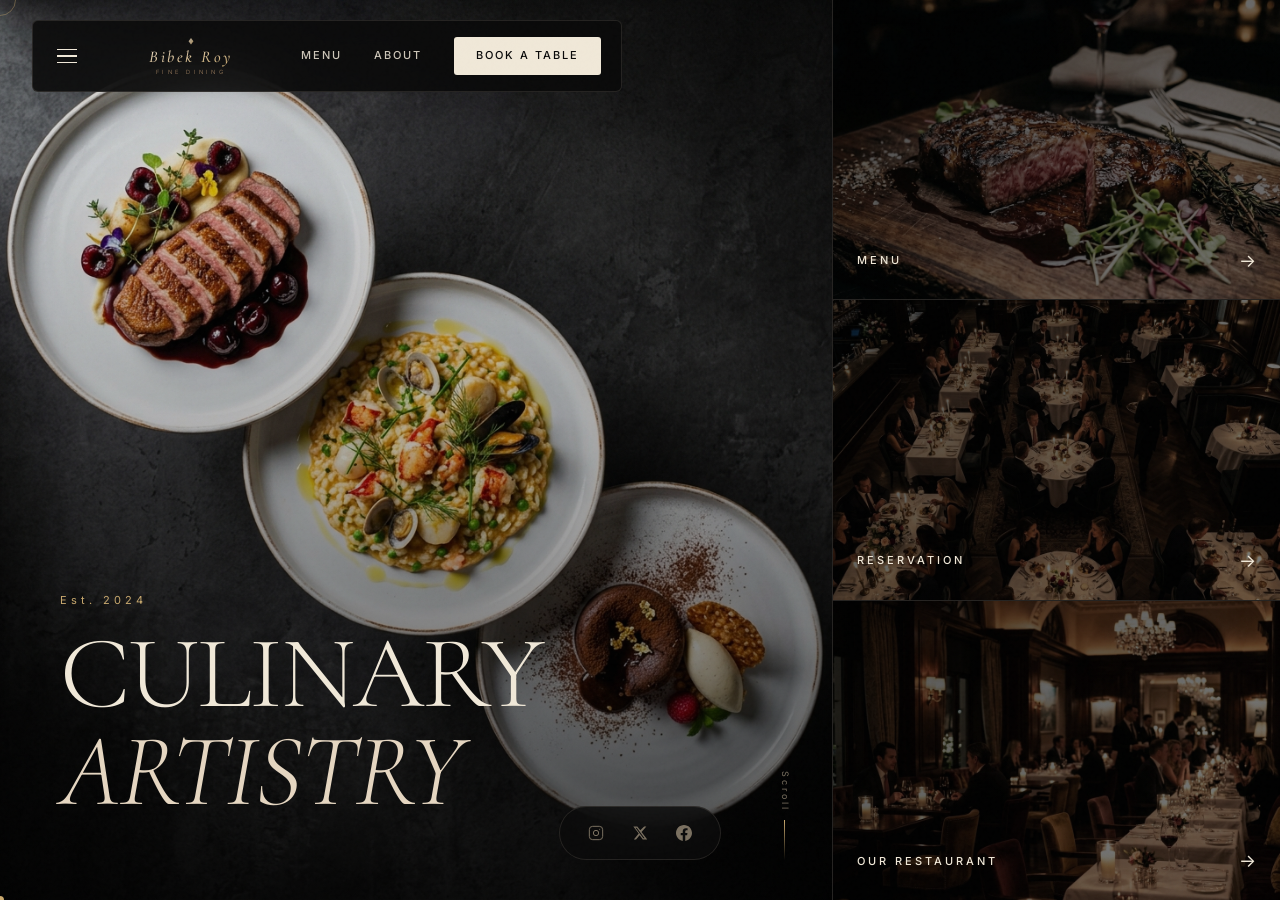
<file: index.html>
<!DOCTYPE html>
<html lang="en">
<head>
  <meta charset="UTF-8">
  <meta name="viewport" content="width=device-width, initial-scale=1.0">
  <meta name="description" content="Bibek Roy – A premium fine dining experience. Explore our exquisite menu, make reservations, and discover culinary artistry at its finest.">
  <title>Bibek Roy – Fine Dining Experience</title>
  <link rel="preconnect" href="https://fonts.googleapis.com">
  <link rel="preconnect" href="https://fonts.gstatic.com" crossorigin>
  <link href="https://fonts.googleapis.com/css2?family=Cormorant+Garamond:ital,wght@0,300;0,400;0,500;0,600;0,700;1,300;1,400;1,500&family=Inter:wght@300;400;500;600&family=EB+Garamond:ital,wght@0,400;0,500;1,400&display=swap" rel="stylesheet">
  <link rel="stylesheet" href="styles.css">
</head>
<body>

  <!-- Navigation -->
  <nav class="nav" id="main-nav">
    <div class="nav-inner">
      <button class="nav-hamburger" id="hamburger-btn" aria-label="Open menu">
        <span></span>
        <span></span>
        <span></span>
      </button>
      <a href="index.html" class="nav-logo">
        <svg class="logo-svg" viewBox="0 0 220 60" xmlns="http://www.w3.org/2000/svg">
          <defs>
            <linearGradient id="logoGrad" x1="0%" y1="0%" x2="100%" y2="100%">
              <stop offset="0%" style="stop-color:#E5D6C1"/>
              <stop offset="100%" style="stop-color:#C9A96E"/>
            </linearGradient>
          </defs>
          <!-- Decorative line top -->
          <line x1="10" y1="12" x2="60" y2="12" stroke="url(#logoGrad)" stroke-width="0.7" opacity="0.6"/>
          <line x1="160" y1="12" x2="210" y2="12" stroke="url(#logoGrad)" stroke-width="0.7" opacity="0.6"/>
          <!-- Small diamond center -->
          <polygon points="110,8 113,12 110,16 107,12" fill="url(#logoGrad)" opacity="0.8"/>
          <!-- Main text -->
          <text x="110" y="37" font-family="Cormorant Garamond, serif" font-size="20" font-weight="500" font-style="italic" fill="url(#logoGrad)" text-anchor="middle" letter-spacing="3">Bibek Roy</text>
          <!-- Subtitle -->
          <text x="110" y="52" font-family="Inter, sans-serif" font-size="7" font-weight="300" fill="#A08060" text-anchor="middle" letter-spacing="4">FINE DINING</text>
          <!-- Decorative line bottom -->
          <line x1="10" y1="57" x2="60" y2="57" stroke="url(#logoGrad)" stroke-width="0.5" opacity="0.4"/>
          <line x1="160" y1="57" x2="210" y2="57" stroke="url(#logoGrad)" stroke-width="0.5" opacity="0.4"/>
        </svg>
      </a>
      <div class="nav-links">
        <a href="menu.html" class="nav-link">MENU</a>
        <a href="about.html" class="nav-link">ABOUT</a>
        <a href="reservation.html" class="nav-btn">BOOK A TABLE</a>
      </div>
    </div>
  </nav>

  <!-- Full-Screen Menu Overlay -->
  <div class="menu-overlay" id="menu-overlay">
    <button class="menu-overlay-close" id="menu-overlay-close" aria-label="Close menu">✕</button>
    <div class="menu-overlay-inner">
      <nav class="menu-overlay-nav">
        <a href="index.html" class="overlay-link">Home</a>
        <a href="menu.html" class="overlay-link">Menu</a>
        <a href="about.html" class="overlay-link">About</a>
        <a href="reservation.html" class="overlay-link">Reservation</a>
      </nav>
      <div class="overlay-info">
        <p>Mon–Sun: 12:00 – 23:00</p>
        <p>+1 (555) 234-5678</p>
        <p>12 Gourmet Lane, New York</p>
      </div>
      <div class="overlay-social">
        <a href="#" aria-label="Instagram">
          <svg viewBox="0 0 24 24" fill="none" stroke="currentColor" stroke-width="1.5"><rect x="2" y="2" width="20" height="20" rx="5"/><circle cx="12" cy="12" r="4"/><circle cx="17.5" cy="6.5" r="0.8" fill="currentColor" stroke="none"/></svg>
        </a>
        <a href="#" aria-label="Twitter">
          <svg viewBox="0 0 24 24" fill="currentColor"><path d="M18.244 2.25h3.308l-7.227 8.26 8.502 11.24H16.17l-4.714-6.231-5.401 6.231H2.736l7.324-9.06L2 2.25h6.016l4.27 5.65 5.958-5.65Zm-1.161 17.52h1.833L7.084 4.126H5.117Z"/></svg>
        </a>
      </div>
    </div>
    <div class="overlay-image-side">
      <img src="ambiance_1.png" alt="Restaurant ambiance" loading="lazy">
    </div>
  </div>

  <!-- Hero Section – Split Layout -->
  <section class="hero" id="hero">
    <!-- Left: Full-screen food image with text -->
    <div class="hero-left">
      <img src="hero_food_plates.png" alt="Signature dish" class="hero-bg-image">
      <div class="hero-text-block">
        <span class="hero-eyebrow">Est. 2024</span>
        <h1 class="hero-title">CULINARY<br><em>ARTISTRY</em></h1>
      </div>
      <div class="hero-scroll-indicator">
        <span>Scroll</span>
        <div class="scroll-line"></div>
      </div>
    </div>

    <!-- Right: Navigation Cards -->
    <div class="hero-right">
      <a href="menu.html" class="hero-card" id="hero-card-menu">
        <img src="dish_steak.png" alt="Menu" class="hero-card-img">
        <div class="hero-card-content">
          <span class="hero-card-label">MENU</span>
          <span class="hero-card-arrow">→</span>
        </div>
      </a>
      <a href="reservation.html" class="hero-card" id="hero-card-reservation">
        <img src="reservation.png" alt="Reservation" class="hero-card-img">
        <div class="hero-card-content">
          <span class="hero-card-label">RESERVATION</span>
          <span class="hero-card-arrow">→</span>
        </div>
      </a>
      <a href="about.html" class="hero-card" id="hero-card-about">
        <img src="restaurant_interior.png" alt="Our Restaurant" class="hero-card-img">
        <div class="hero-card-content">
          <span class="hero-card-label">OUR RESTAURANT</span>
          <span class="hero-card-arrow">→</span>
        </div>
      </a>
    </div>
  </section>

  <!-- Social Sidebar -->
  <div class="social-sidebar">
    <a href="#" class="social-icon" aria-label="Instagram">
      <svg viewBox="0 0 24 24" fill="none" stroke="currentColor" stroke-width="1.5"><rect x="2" y="2" width="20" height="20" rx="5"/><circle cx="12" cy="12" r="4"/><circle cx="17.5" cy="6.5" r="0.8" fill="currentColor" stroke="none"/></svg>
    </a>
    <a href="#" class="social-icon" aria-label="Twitter/X">
      <svg viewBox="0 0 24 24" fill="currentColor"><path d="M18.244 2.25h3.308l-7.227 8.26 8.502 11.24H16.17l-4.714-6.231-5.401 6.231H2.736l7.324-9.06L2 2.25h6.016l4.27 5.65 5.958-5.65Zm-1.161 17.52h1.833L7.084 4.126H5.117Z"/></svg>
    </a>
    <a href="#" class="social-icon" aria-label="Facebook">
      <svg viewBox="0 0 24 24" fill="currentColor"><path d="M24 12.073c0-6.627-5.373-12-12-12s-12 5.373-12 12c0 5.99 4.388 10.954 10.125 11.854v-8.385H7.078v-3.47h3.047V9.43c0-3.007 1.792-4.669 4.533-4.669 1.312 0 2.686.235 2.686.235v2.953H15.83c-1.491 0-1.956.925-1.956 1.874v2.25h3.328l-.532 3.47h-2.796v8.385C19.612 23.027 24 18.062 24 12.073z"/></svg>
    </a>
  </div>



  <!-- Custom Cursor -->
  <div class="custom-cursor" id="cursor"></div>
  <div class="custom-cursor-ring" id="cursor-ring"></div>

  <script src="script.js"></script>
</body>
</html>
</file>
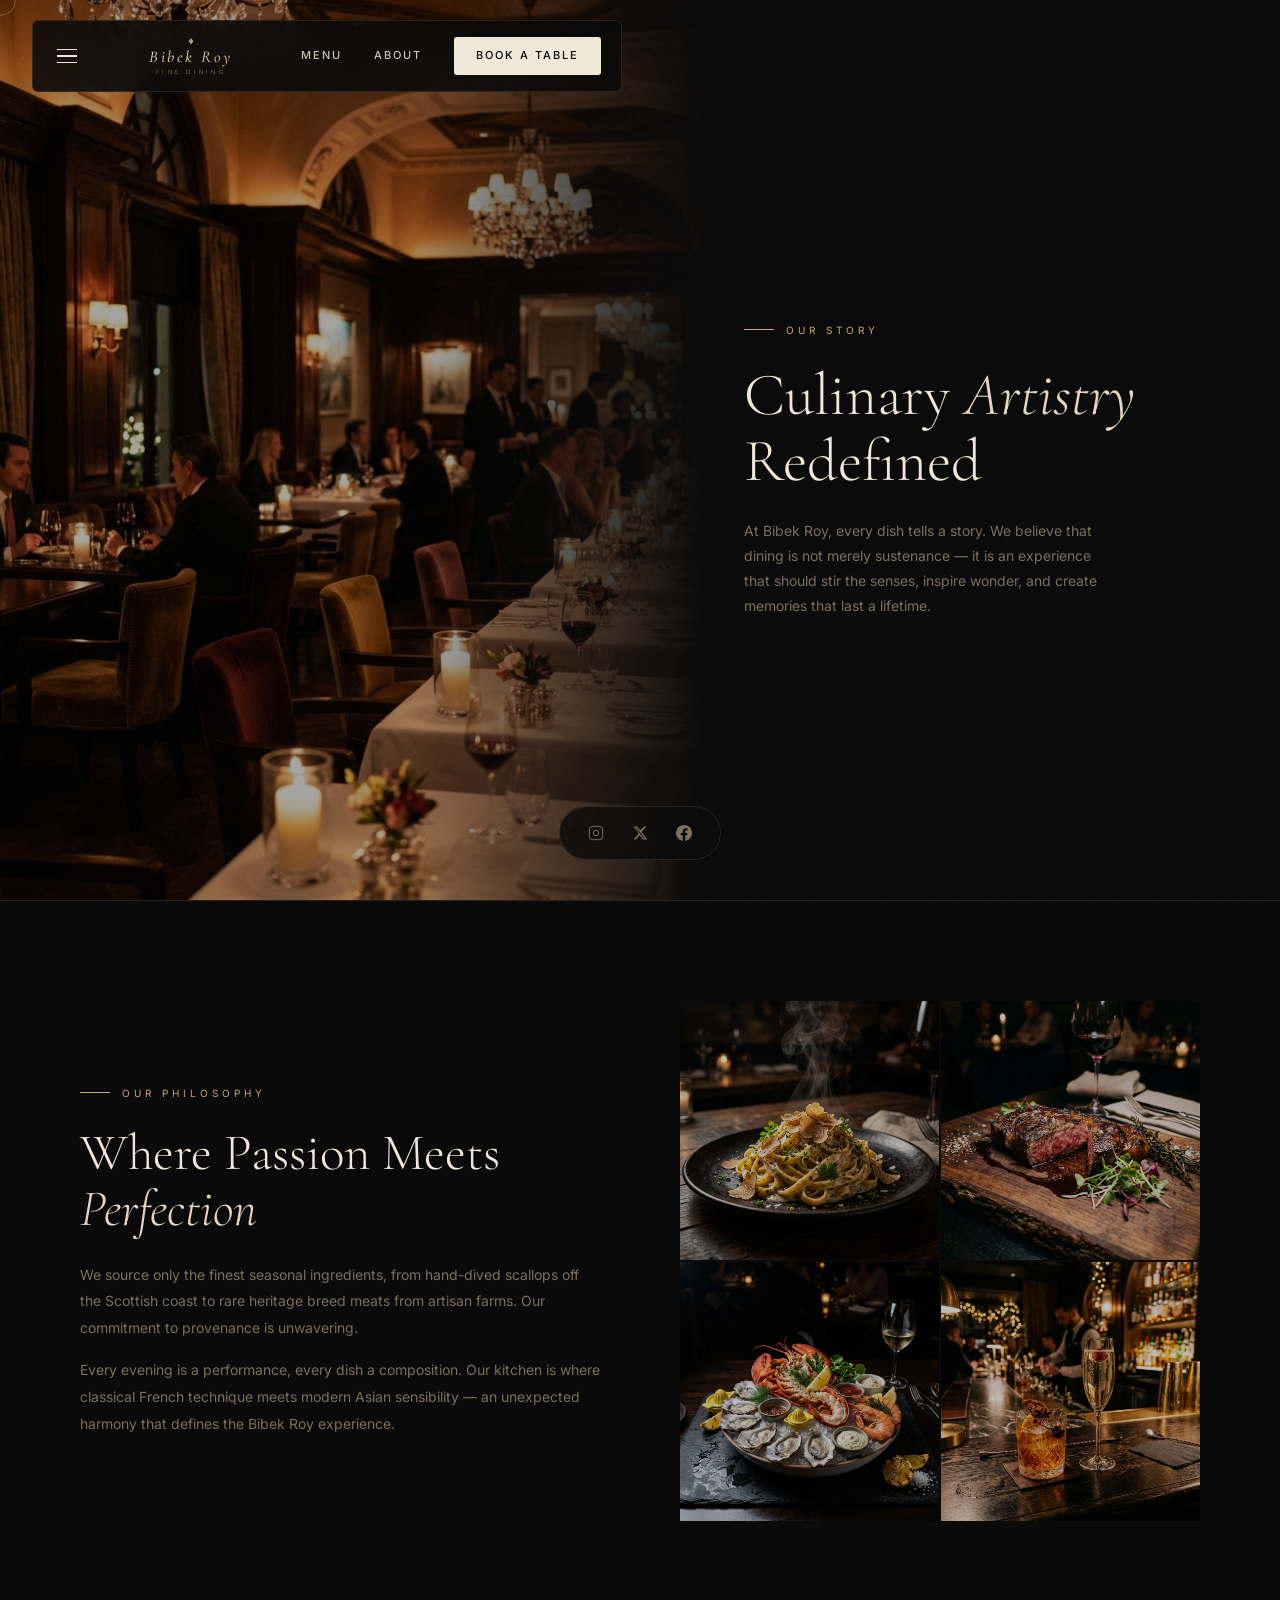
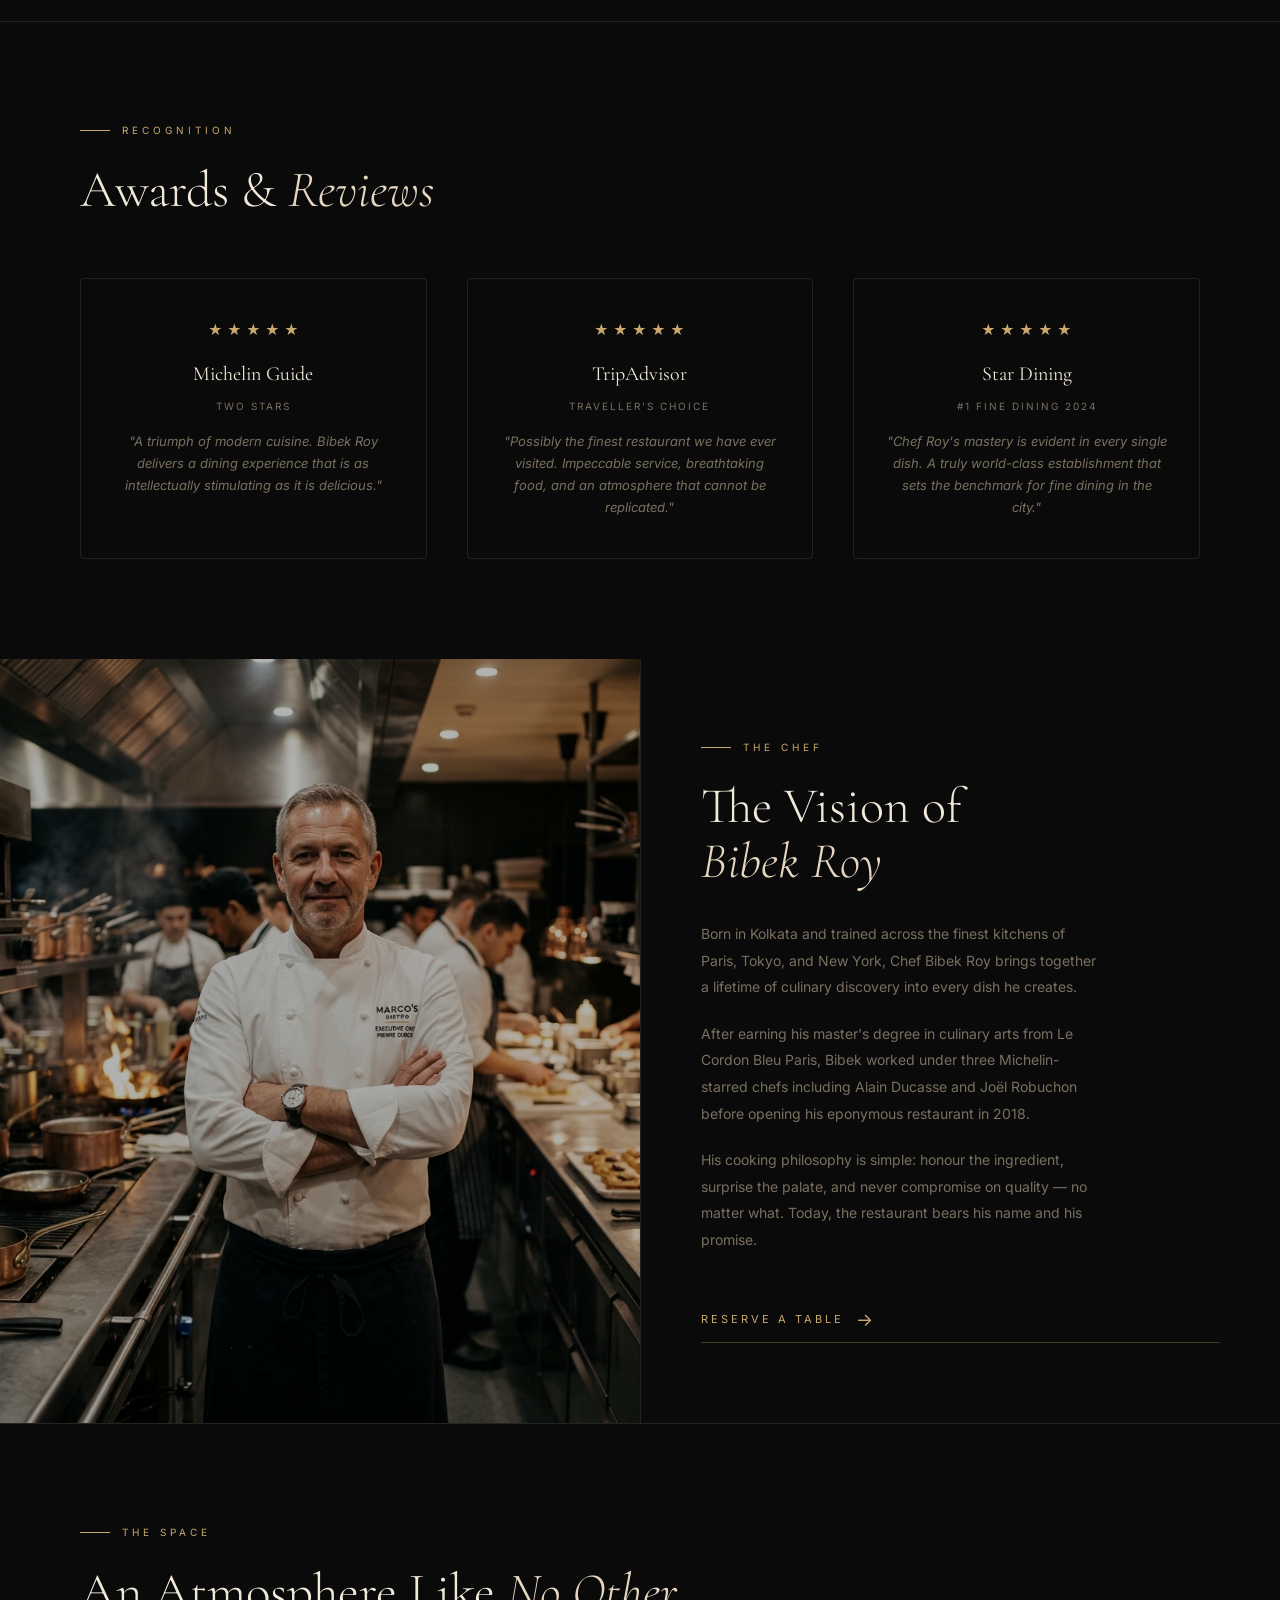
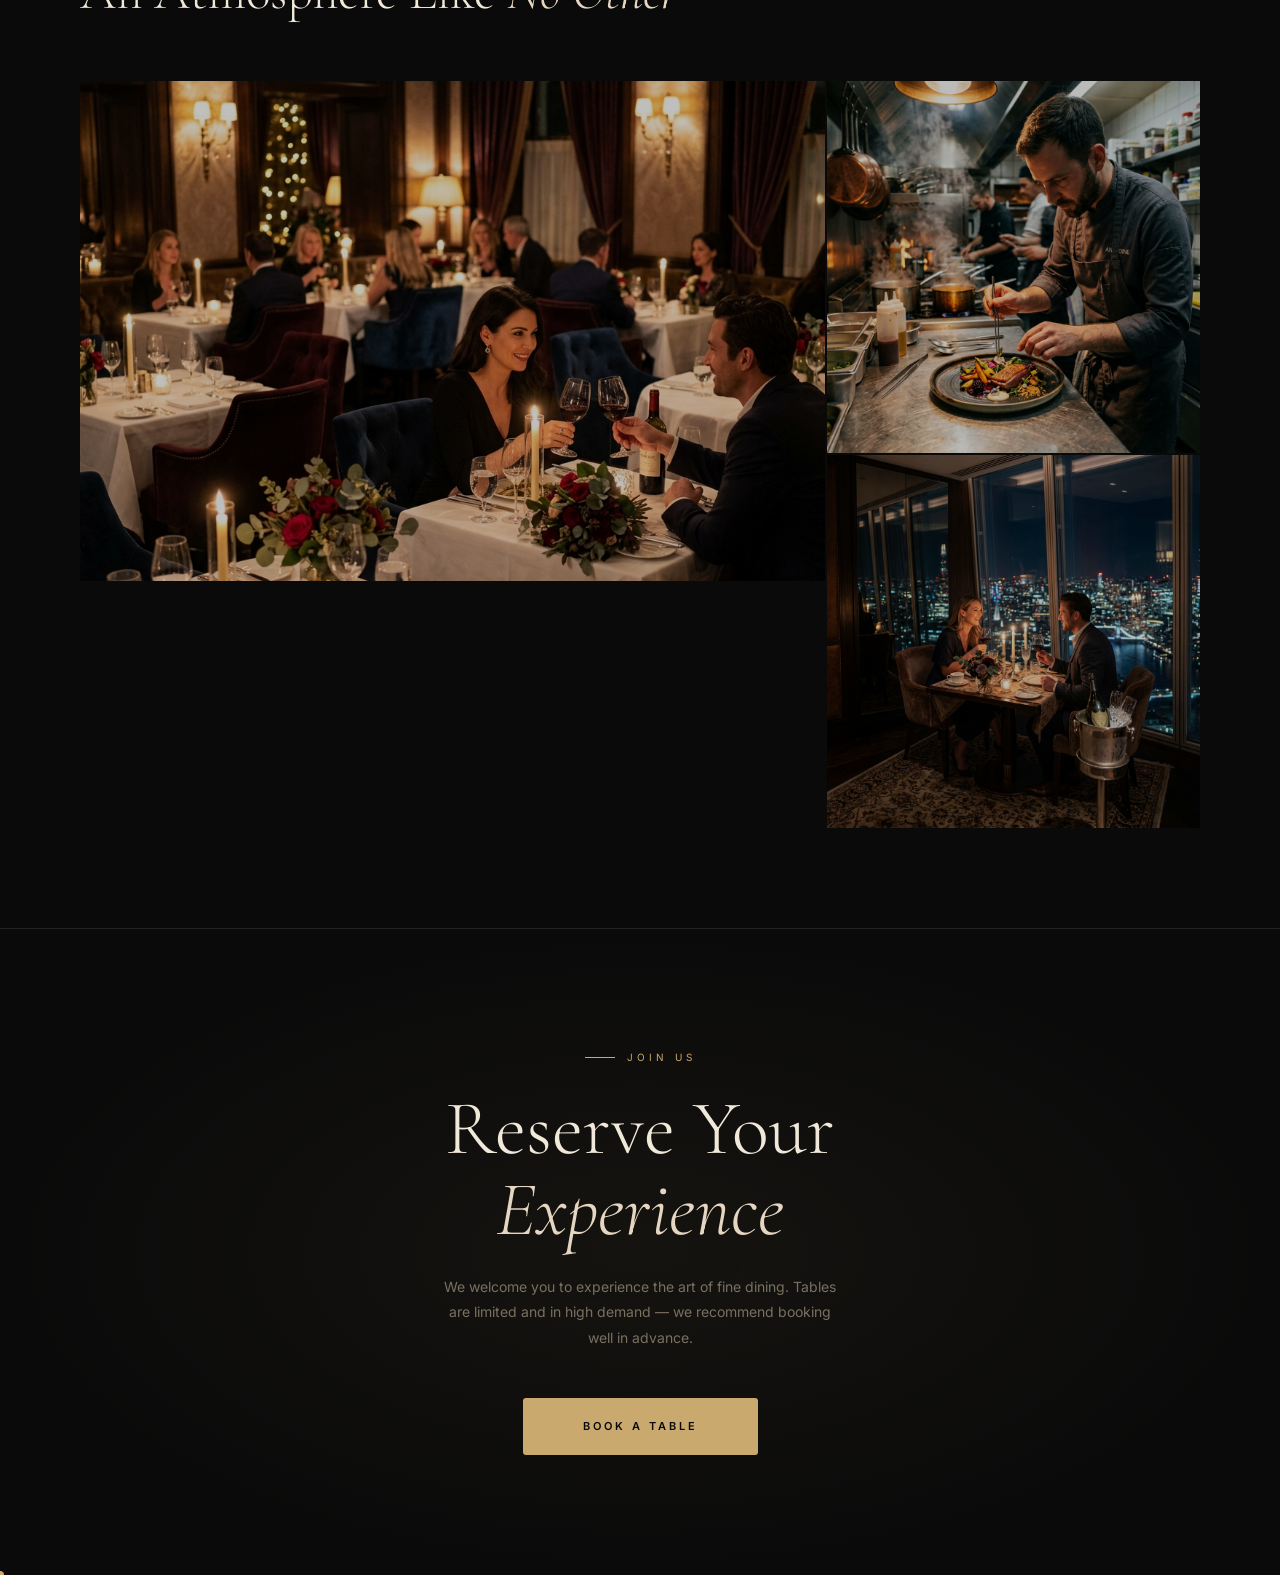
<file: about.html>
<!DOCTYPE html>
<html lang="en">
<head>
  <meta charset="UTF-8">
  <meta name="viewport" content="width=device-width, initial-scale=1.0">
  <meta name="description" content="About Bibek Roy Fine Dining – Our story, our philosophy, our awards. Discover the passion behind every plate.">
  <title>About – Bibek Roy Fine Dining</title>
  <link rel="preconnect" href="https://fonts.googleapis.com">
  <link rel="preconnect" href="https://fonts.gstatic.com" crossorigin>
  <link href="https://fonts.googleapis.com/css2?family=Cormorant+Garamond:ital,wght@0,300;0,400;0,500;0,600;0,700;1,300;1,400;1,500&family=Inter:wght@300;400;500;600&family=EB+Garamond:ital,wght@0,400;0,500;1,400&display=swap" rel="stylesheet">
  <link rel="stylesheet" href="styles.css">
</head>
<body>

  <!-- Navigation -->
  <nav class="nav" id="main-nav">
    <div class="nav-inner">
      <button class="nav-hamburger" id="hamburger-btn" aria-label="Open menu">
        <span></span>
        <span></span>
        <span></span>
      </button>
      <a href="index.html" class="nav-logo">
        <svg class="logo-svg" viewBox="0 0 220 60" xmlns="http://www.w3.org/2000/svg">
          <defs>
            <linearGradient id="logoGrad" x1="0%" y1="0%" x2="100%" y2="100%">
              <stop offset="0%" style="stop-color:#E5D6C1"/>
              <stop offset="100%" style="stop-color:#C9A96E"/>
            </linearGradient>
          </defs>
          <line x1="10" y1="12" x2="60" y2="12" stroke="url(#logoGrad)" stroke-width="0.7" opacity="0.6"/>
          <line x1="160" y1="12" x2="210" y2="12" stroke="url(#logoGrad)" stroke-width="0.7" opacity="0.6"/>
          <polygon points="110,8 113,12 110,16 107,12" fill="url(#logoGrad)" opacity="0.8"/>
          <text x="110" y="37" font-family="Cormorant Garamond, serif" font-size="20" font-weight="500" font-style="italic" fill="url(#logoGrad)" text-anchor="middle" letter-spacing="3">Bibek Roy</text>
          <text x="110" y="52" font-family="Inter, sans-serif" font-size="7" font-weight="300" fill="#A08060" text-anchor="middle" letter-spacing="4">FINE DINING</text>
          <line x1="10" y1="57" x2="60" y2="57" stroke="url(#logoGrad)" stroke-width="0.5" opacity="0.4"/>
          <line x1="160" y1="57" x2="210" y2="57" stroke="url(#logoGrad)" stroke-width="0.5" opacity="0.4"/>
        </svg>
      </a>
      <div class="nav-links">
        <a href="menu.html" class="nav-link">MENU</a>
        <a href="about.html" class="nav-link">ABOUT</a>
        <a href="reservation.html" class="nav-btn">BOOK A TABLE</a>
      </div>
    </div>
  </nav>

  <!-- Full-Screen Menu Overlay -->
  <div class="menu-overlay" id="menu-overlay">
    <button class="menu-overlay-close" id="menu-overlay-close" aria-label="Close menu">✕</button>
    <div class="menu-overlay-inner">
      <nav class="menu-overlay-nav">
        <a href="index.html" class="overlay-link">Home</a>
        <a href="menu.html" class="overlay-link">Menu</a>
        <a href="about.html" class="overlay-link">About</a>
        <a href="reservation.html" class="overlay-link">Reservation</a>
      </nav>
      <div class="overlay-info">
        <p>Mon–Sun: 12:00 – 23:00</p>
        <p>+1 (555) 234-5678</p>
        <p>12 Gourmet Lane, New York</p>
      </div>
      <div class="overlay-social">
        <a href="#" aria-label="Instagram">
          <svg viewBox="0 0 24 24" fill="none" stroke="currentColor" stroke-width="1.5"><rect x="2" y="2" width="20" height="20" rx="5"/><circle cx="12" cy="12" r="4"/><circle cx="17.5" cy="6.5" r="0.8" fill="currentColor" stroke="none"/></svg>
        </a>
        <a href="#" aria-label="Twitter">
          <svg viewBox="0 0 24 24" fill="currentColor"><path d="M18.244 2.25h3.308l-7.227 8.26 8.502 11.24H16.17l-4.714-6.231-5.401 6.231H2.736l7.324-9.06L2 2.25h6.016l4.27 5.65 5.958-5.65Zm-1.161 17.52h1.833L7.084 4.126H5.117Z"/></svg>
        </a>
      </div>
    </div>
    <div class="overlay-image-side">
      <img src="ambiance_2.png" alt="Restaurant ambiance" loading="lazy">
    </div>
  </div>

  <!-- About Hero -->
  <section class="about-hero">
    <div class="about-hero-image">
      <img src="restaurant_interior.png" alt="Restaurant Interior">
    </div>
    <div class="about-hero-content">
      <span class="section-tag">OUR STORY</span>
      <h1>Culinary <em>Artistry</em><br>Redefined</h1>
      <p>At Bibek Roy, every dish tells a story. We believe that dining is not merely sustenance — it is an experience that should stir the senses, inspire wonder, and create memories that last a lifetime.</p>
    </div>
  </section>

  <!-- Philosophy Section -->
  <section style="padding: 100px 80px; border-top: 1px solid var(--border-subtle); display: grid; grid-template-columns: 1fr 1fr; gap: 80px; align-items: center;">
    <div class="reveal">
      <span class="section-tag">OUR PHILOSOPHY</span>
      <h2 style="font-family: var(--font-serif); font-size: clamp(36px, 4vw, 52px); font-weight: 300; color: var(--text-cream); line-height: 1.1; margin-bottom: 24px;">Where Passion Meets <em style="font-style:italic; color:var(--text-gold-light)">Perfection</em></h2>
      <p style="font-size: 14px; color: var(--text-muted); line-height: 1.9; margin-bottom: 16px;">We source only the finest seasonal ingredients, from hand-dived scallops off the Scottish coast to rare heritage breed meats from artisan farms. Our commitment to provenance is unwavering.</p>
      <p style="font-size: 14px; color: var(--text-muted); line-height: 1.9;">Every evening is a performance, every dish a composition. Our kitchen is where classical French technique meets modern Asian sensibility — an unexpected harmony that defines the Bibek Roy experience.</p>
    </div>
    <div class="reveal reveal-delay-2">
      <div style="display: grid; grid-template-columns: 1fr 1fr; gap: 2px;">
        <div style="overflow: hidden; aspect-ratio: 1;">
          <img src="dish_pasta.png" alt="Dish" style="width:100%; height:100%; object-fit:cover; filter:brightness(0.75); transition: transform 0.7s ease;">
        </div>
        <div style="overflow: hidden; aspect-ratio: 1;">
          <img src="dish_steak.png" alt="Dish" style="width:100%; height:100%; object-fit:cover; filter:brightness(0.75); transition: transform 0.7s ease;">
        </div>
        <div style="overflow: hidden; aspect-ratio: 1;">
          <img src="dish_seafood.png" alt="Dish" style="width:100%; height:100%; object-fit:cover; filter:brightness(0.75); transition: transform 0.7s ease;">
        </div>
        <div style="overflow: hidden; aspect-ratio: 1;">
          <img src="dish_cocktail.png" alt="Dish" style="width:100%; height:100%; object-fit:cover; filter:brightness(0.75); transition: transform 0.7s ease;">
        </div>
      </div>
    </div>
  </section>

  <!-- Awards Section -->
  <section class="awards-section">
    <div class="section-header reveal">
      <span class="section-tag">RECOGNITION</span>
      <h2>Awards & <em>Reviews</em></h2>
    </div>
    <div class="awards-grid">
      <div class="award-card reveal">
        <div class="award-stars">
          <span>★</span><span>★</span><span>★</span><span>★</span><span>★</span>
        </div>
        <div class="award-name">Michelin Guide</div>
        <div class="award-source" style="margin-bottom:16px;">TWO STARS</div>
        <p style="font-size:13px; color:var(--text-muted); line-height:1.7; font-style:italic;">"A triumph of modern cuisine. Bibek Roy delivers a dining experience that is as intellectually stimulating as it is delicious."</p>
      </div>
      <div class="award-card reveal reveal-delay-1">
        <div class="award-stars">
          <span>★</span><span>★</span><span>★</span><span>★</span><span>★</span>
        </div>
        <div class="award-name">TripAdvisor</div>
        <div class="award-source" style="margin-bottom:16px;">TRAVELLER'S CHOICE</div>
        <p style="font-size:13px; color:var(--text-muted); line-height:1.7; font-style:italic;">"Possibly the finest restaurant we have ever visited. Impeccable service, breathtaking food, and an atmosphere that cannot be replicated."</p>
      </div>
      <div class="award-card reveal reveal-delay-2">
        <div class="award-stars">
          <span>★</span><span>★</span><span>★</span><span>★</span><span>★</span>
        </div>
        <div class="award-name">Star Dining</div>
        <div class="award-source" style="margin-bottom:16px;">#1 FINE DINING 2024</div>
        <p style="font-size:13px; color:var(--text-muted); line-height:1.7; font-style:italic;">"Chef Roy's mastery is evident in every single dish. A truly world-class establishment that sets the benchmark for fine dining in the city."</p>
      </div>
    </div>
  </section>

  <!-- Our Story Section -->
  <section class="story-section">
    <div class="story-image">
      <img src="chef.png" alt="Chef Bibek Roy">
    </div>
    <div class="story-content">
      <span class="section-tag">THE CHEF</span>
      <h2>The Vision of<br><em>Bibek Roy</em></h2>
      <p>Born in Kolkata and trained across the finest kitchens of Paris, Tokyo, and New York, Chef Bibek Roy brings together a lifetime of culinary discovery into every dish he creates.</p>
      <p>After earning his master's degree in culinary arts from Le Cordon Bleu Paris, Bibek worked under three Michelin-starred chefs including Alain Ducasse and Joël Robuchon before opening his eponymous restaurant in 2018.</p>
      <p>His cooking philosophy is simple: honour the ingredient, surprise the palate, and never compromise on quality — no matter what. Today, the restaurant bears his name and his promise.</p>
      <a href="reservation.html" style="display:inline-flex; align-items:center; gap:12px; margin-top:32px; font-size:11px; letter-spacing:3px; color:var(--text-gold); border-bottom:1px solid var(--border-gold); padding-bottom:8px; transition:all 0.4s; text-decoration:none;">
        RESERVE A TABLE <span style="font-size:18px;">→</span>
      </a>
    </div>
  </section>

  <!-- Ambiance Section -->
  <section style="padding: 100px 80px; border-top: 1px solid var(--border-subtle);">
    <div class="section-header reveal">
      <span class="section-tag">THE SPACE</span>
      <h2>An Atmosphere Like <em>No Other</em></h2>
    </div>
    <div style="display: grid; grid-template-columns: 2fr 1fr; gap: 2px; margin-top: 60px;">
      <div style="overflow:hidden; max-height:500px;">
        <img src="ambiance_1.png" alt="Ambiance" style="width:100%; height:100%; object-fit:cover; filter:brightness(0.75); transition:transform 0.7s ease;" class="reveal" onmouseover="this.style.transform='scale(1.04)'" onmouseout="this.style.transform='scale(1)'">
      </div>
      <div style="display:flex; flex-direction:column; gap:2px;">
        <div style="overflow:hidden; flex:1;">
          <img src="ambiance_2.png" alt="Ambiance" style="width:100%; height:100%; object-fit:cover; filter:brightness(0.75); transition:transform 0.7s ease;" onmouseover="this.style.transform='scale(1.04)'" onmouseout="this.style.transform='scale(1)'">
        </div>
        <div style="overflow:hidden; flex:1;">
          <img src="ambiance_3.png" alt="Ambiance" style="width:100%; height:100%; object-fit:cover; filter:brightness(0.75); transition:transform 0.7s ease;" onmouseover="this.style.transform='scale(1.04)'" onmouseout="this.style.transform='scale(1)'">
        </div>
      </div>
    </div>
  </section>

  <!-- CTA Section -->
  <section style="padding: 120px 80px; text-align:center; border-top: 1px solid var(--border-subtle); background: radial-gradient(ellipse at center, rgba(201,169,110,0.06) 0%, transparent 70%);">
    <span class="section-tag reveal" style="justify-content:center;">JOIN US</span>
    <h2 class="reveal" style="font-family:var(--font-serif); font-size:clamp(48px, 6vw, 80px); font-weight:300; color:var(--text-cream); line-height:1.05; margin-bottom:24px;">Reserve Your<br><em style="font-style:italic; color:var(--text-gold-light)">Experience</em></h2>
    <p class="reveal" style="font-size:14px; color:var(--text-muted); max-width:400px; margin:0 auto 48px; line-height:1.8;">We welcome you to experience the art of fine dining. Tables are limited and in high demand — we recommend booking well in advance.</p>
    <a href="reservation.html" class="reveal" style="display:inline-block; background:var(--text-gold); color:var(--bg-primary); padding:20px 60px; font-family:var(--font-sans); font-size:11px; font-weight:600; letter-spacing:3px; border-radius:3px; transition:all 0.4s; text-decoration:none;" onmouseover="this.style.background='var(--text-gold-light)'; this.style.transform='translateY(-3px)'; this.style.boxShadow='0 20px 60px rgba(201,169,110,0.3)'" onmouseout="this.style.background='var(--text-gold)'; this.style.transform='none'; this.style.boxShadow='none'">BOOK A TABLE</a>
  </section>

  <!-- Social Sidebar -->
  <div class="social-sidebar">
    <a href="#" class="social-icon" aria-label="Instagram">
      <svg viewBox="0 0 24 24" fill="none" stroke="currentColor" stroke-width="1.5"><rect x="2" y="2" width="20" height="20" rx="5"/><circle cx="12" cy="12" r="4"/><circle cx="17.5" cy="6.5" r="0.8" fill="currentColor" stroke="none"/></svg>
    </a>
    <a href="#" class="social-icon" aria-label="Twitter/X">
      <svg viewBox="0 0 24 24" fill="currentColor"><path d="M18.244 2.25h3.308l-7.227 8.26 8.502 11.24H16.17l-4.714-6.231-5.401 6.231H2.736l7.324-9.06L2 2.25h6.016l4.27 5.65 5.958-5.65Zm-1.161 17.52h1.833L7.084 4.126H5.117Z"/></svg>
    </a>
    <a href="#" class="social-icon" aria-label="Facebook">
      <svg viewBox="0 0 24 24" fill="currentColor"><path d="M24 12.073c0-6.627-5.373-12-12-12s-12 5.373-12 12c0 5.99 4.388 10.954 10.125 11.854v-8.385H7.078v-3.47h3.047V9.43c0-3.007 1.792-4.669 4.533-4.669 1.312 0 2.686.235 2.686.235v2.953H15.83c-1.491 0-1.956.925-1.956 1.874v2.25h3.328l-.532 3.47h-2.796v8.385C19.612 23.027 24 18.062 24 12.073z"/></svg>
    </a>
  </div>


  <!-- Custom Cursor -->
  <div class="custom-cursor" id="cursor"></div>
  <div class="custom-cursor-ring" id="cursor-ring"></div>

  <script src="script.js"></script>
</body>
</html>
</file>
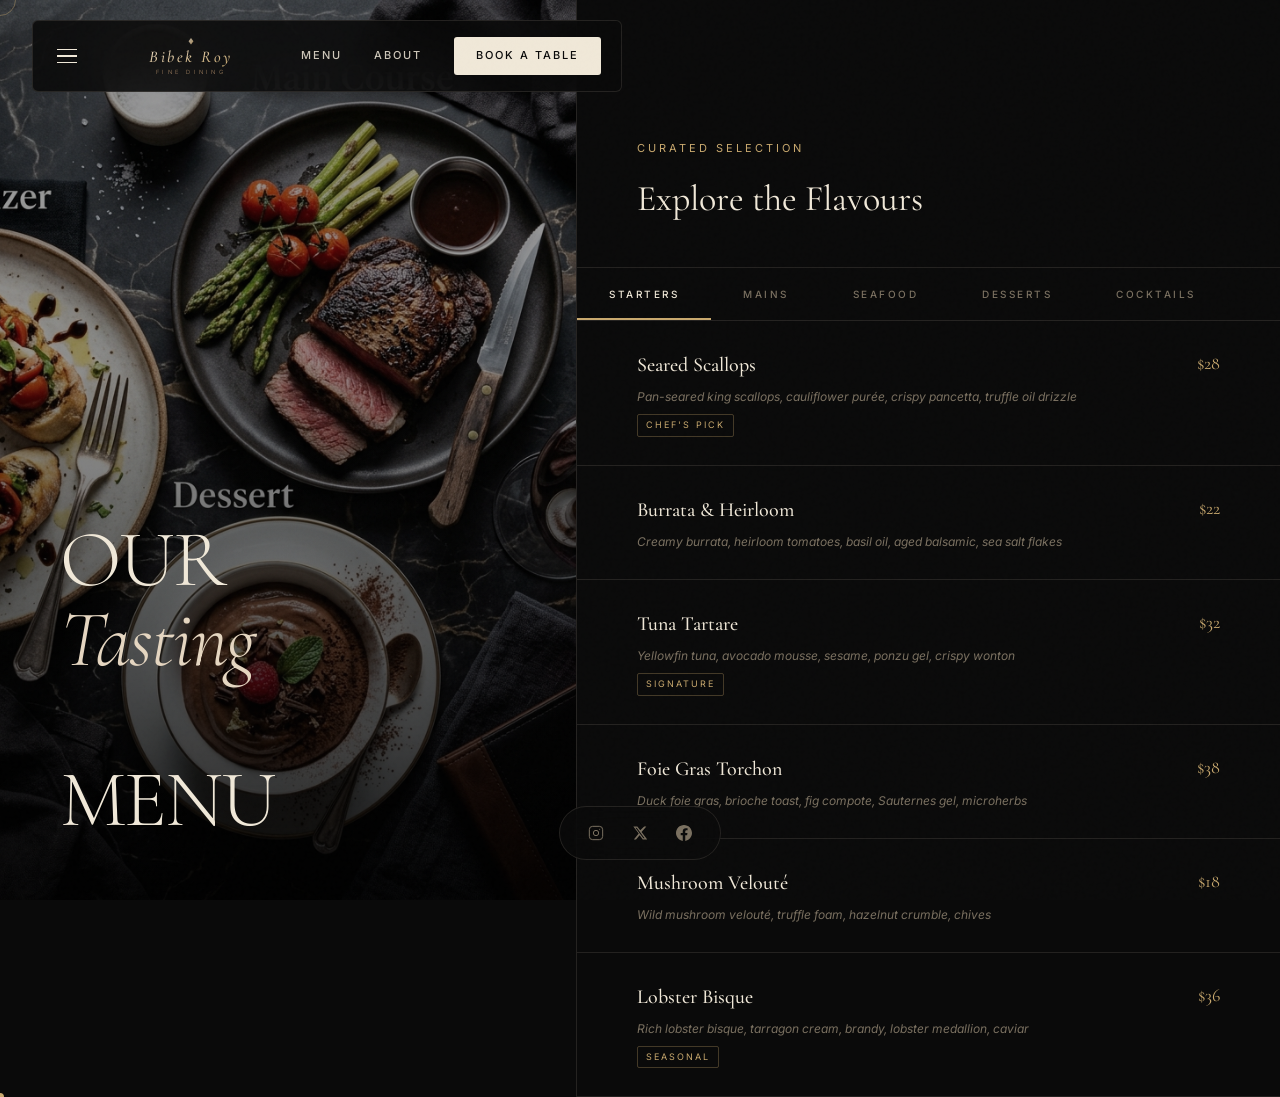
<file: menu.html>
<!DOCTYPE html>
<html lang="en">
<head>
  <meta charset="UTF-8">
  <meta name="viewport" content="width=device-width, initial-scale=1.0">
  <meta name="description" content="Explore the Bibek Roy fine dining menu. From exquisite starters to artisan mains, each dish is a culinary masterpiece.">
  <title>Menu – Bibek Roy Fine Dining</title>
  <link rel="preconnect" href="https://fonts.googleapis.com">
  <link rel="preconnect" href="https://fonts.gstatic.com" crossorigin>
  <link href="https://fonts.googleapis.com/css2?family=Cormorant+Garamond:ital,wght@0,300;0,400;0,500;0,600;0,700;1,300;1,400;1,500&family=Inter:wght@300;400;500;600&family=EB+Garamond:ital,wght@0,400;0,500;1,400&display=swap" rel="stylesheet">
  <link rel="stylesheet" href="styles.css">
</head>
<body>

  <!-- Navigation -->
  <nav class="nav" id="main-nav">
    <div class="nav-inner">
      <button class="nav-hamburger" id="hamburger-btn" aria-label="Open menu">
        <span></span>
        <span></span>
        <span></span>
      </button>
      <a href="index.html" class="nav-logo">
        <svg class="logo-svg" viewBox="0 0 220 60" xmlns="http://www.w3.org/2000/svg">
          <defs>
            <linearGradient id="logoGrad" x1="0%" y1="0%" x2="100%" y2="100%">
              <stop offset="0%" style="stop-color:#E5D6C1"/>
              <stop offset="100%" style="stop-color:#C9A96E"/>
            </linearGradient>
          </defs>
          <line x1="10" y1="12" x2="60" y2="12" stroke="url(#logoGrad)" stroke-width="0.7" opacity="0.6"/>
          <line x1="160" y1="12" x2="210" y2="12" stroke="url(#logoGrad)" stroke-width="0.7" opacity="0.6"/>
          <polygon points="110,8 113,12 110,16 107,12" fill="url(#logoGrad)" opacity="0.8"/>
          <text x="110" y="37" font-family="Cormorant Garamond, serif" font-size="20" font-weight="500" font-style="italic" fill="url(#logoGrad)" text-anchor="middle" letter-spacing="3">Bibek Roy</text>
          <text x="110" y="52" font-family="Inter, sans-serif" font-size="7" font-weight="300" fill="#A08060" text-anchor="middle" letter-spacing="4">FINE DINING</text>
          <line x1="10" y1="57" x2="60" y2="57" stroke="url(#logoGrad)" stroke-width="0.5" opacity="0.4"/>
          <line x1="160" y1="57" x2="210" y2="57" stroke="url(#logoGrad)" stroke-width="0.5" opacity="0.4"/>
        </svg>
      </a>
      <div class="nav-links">
        <a href="menu.html" class="nav-link">MENU</a>
        <a href="about.html" class="nav-link">ABOUT</a>
        <a href="reservation.html" class="nav-btn">BOOK A TABLE</a>
      </div>
    </div>
  </nav>

  <!-- Full-Screen Menu Overlay -->
  <div class="menu-overlay" id="menu-overlay">
    <button class="menu-overlay-close" id="menu-overlay-close" aria-label="Close menu">✕</button>
    <div class="menu-overlay-inner">
      <nav class="menu-overlay-nav">
        <a href="index.html" class="overlay-link">Home</a>
        <a href="menu.html" class="overlay-link">Menu</a>
        <a href="about.html" class="overlay-link">About</a>
        <a href="reservation.html" class="overlay-link">Reservation</a>
      </nav>
      <div class="overlay-info">
        <p>Mon–Sun: 12:00 – 23:00</p>
        <p>+1 (555) 234-5678</p>
        <p>12 Gourmet Lane, New York</p>
      </div>
      <div class="overlay-social">
        <a href="#" aria-label="Instagram">
          <svg viewBox="0 0 24 24" fill="none" stroke="currentColor" stroke-width="1.5"><rect x="2" y="2" width="20" height="20" rx="5"/><circle cx="12" cy="12" r="4"/><circle cx="17.5" cy="6.5" r="0.8" fill="currentColor" stroke="none"/></svg>
        </a>
        <a href="#" aria-label="Twitter">
          <svg viewBox="0 0 24 24" fill="currentColor"><path d="M18.244 2.25h3.308l-7.227 8.26 8.502 11.24H16.17l-4.714-6.231-5.401 6.231H2.736l7.324-9.06L2 2.25h6.016l4.27 5.65 5.958-5.65Zm-1.161 17.52h1.833L7.084 4.126H5.117Z"/></svg>
        </a>
      </div>
    </div>
    <div class="overlay-image-side">
      <img src="ambiance_1.png" alt="Restaurant ambiance" loading="lazy">
    </div>
  </div>

  <!-- Menu Layout: Split Screen -->
  <div class="page-layout">
    <!-- Left Sticky Image -->
    <div class="page-sticky-side">
      <img src="menu_bg.png" alt="Menu" id="menu-sticky-img">
      <div class="sticky-overlay">
        <div class="sticky-title">
          OUR<br>
          <em>Tasting</em><br>
          MENU
        </div>
      </div>
    </div>

    <!-- Right Scrollable Content -->
    <div class="page-scroll-content">
      <div class="menu-header reveal">
        <p class="menu-header-text">CURATED SELECTION</p>
        <h2>Explore the Flavours</h2>
      </div>

      <!-- Category Tabs -->
      <div class="menu-cats">
        <button class="menu-cat-btn active" data-cat="starters" id="cat-starters">STARTERS</button>
        <button class="menu-cat-btn" data-cat="mains" id="cat-mains">MAINS</button>
        <button class="menu-cat-btn" data-cat="seafood" id="cat-seafood">SEAFOOD</button>
        <button class="menu-cat-btn" data-cat="desserts" id="cat-desserts">DESSERTS</button>
        <button class="menu-cat-btn" data-cat="cocktails" id="cat-cocktails">COCKTAILS</button>
      </div>

      <!-- Starters -->
      <div class="menu-section active" id="section-starters">
        <div class="menu-item reveal">
          <div>
            <div class="menu-item-name">Seared Scallops</div>
            <div class="menu-item-desc">Pan-seared king scallops, cauliflower purée, crispy pancetta, truffle oil drizzle</div>
            <span class="menu-item-tag">CHEF'S PICK</span>
          </div>
          <div class="menu-item-price">$28</div>
        </div>
        <div class="menu-item reveal reveal-delay-1">
          <div>
            <div class="menu-item-name">Burrata & Heirloom</div>
            <div class="menu-item-desc">Creamy burrata, heirloom tomatoes, basil oil, aged balsamic, sea salt flakes</div>
          </div>
          <div class="menu-item-price">$22</div>
        </div>
        <div class="menu-item reveal reveal-delay-2">
          <div>
            <div class="menu-item-name">Tuna Tartare</div>
            <div class="menu-item-desc">Yellowfin tuna, avocado mousse, sesame, ponzu gel, crispy wonton</div>
            <span class="menu-item-tag">SIGNATURE</span>
          </div>
          <div class="menu-item-price">$32</div>
        </div>
        <div class="menu-item reveal reveal-delay-3">
          <div>
            <div class="menu-item-name">Foie Gras Torchon</div>
            <div class="menu-item-desc">Duck foie gras, brioche toast, fig compote, Sauternes gel, microherbs</div>
          </div>
          <div class="menu-item-price">$38</div>
        </div>
        <div class="menu-item reveal">
          <div>
            <div class="menu-item-name">Mushroom Velouté</div>
            <div class="menu-item-desc">Wild mushroom velouté, truffle foam, hazelnut crumble, chives</div>
          </div>
          <div class="menu-item-price">$18</div>
        </div>
        <div class="menu-item reveal">
          <div>
            <div class="menu-item-name">Lobster Bisque</div>
            <div class="menu-item-desc">Rich lobster bisque, tarragon cream, brandy, lobster medallion, caviar</div>
            <span class="menu-item-tag">SEASONAL</span>
          </div>
          <div class="menu-item-price">$36</div>
        </div>
      </div>

      <!-- Mains -->
      <div class="menu-section" id="section-mains">
        <div class="menu-item reveal">
          <div>
            <div class="menu-item-name">Wagyu Beef Tenderloin</div>
            <div class="menu-item-desc">A5 Wagyu, bone marrow butter, truffle potato gratin, port wine jus</div>
            <span class="menu-item-tag">CHEF'S PICK</span>
          </div>
          <div class="menu-item-price">$95</div>
        </div>
        <div class="menu-item reveal reveal-delay-1">
          <div>
            <div class="menu-item-name">Duck à l'Orange</div>
            <div class="menu-item-desc">Confit duck leg, orange and grand marnier sauce, braised red cabbage, fondant potato</div>
            <span class="menu-item-tag">SIGNATURE</span>
          </div>
          <div class="menu-item-price">$52</div>
        </div>
        <div class="menu-item reveal reveal-delay-2">
          <div>
            <div class="menu-item-name">Herb-Crusted Rack of Lamb</div>
            <div class="menu-item-desc">New Zealand lamb, Dijon and herb crust, ratatouille, rosemary jus, minted pea purée</div>
          </div>
          <div class="menu-item-price">$68</div>
        </div>
        <div class="menu-item reveal reveal-delay-3">
          <div>
            <div class="menu-item-name">Truffle Risotto</div>
            <div class="menu-item-desc">Carnaroli risotto, black truffle, aged Parmigiano, chives, drizzle of truffle oil</div>
          </div>
          <div class="menu-item-price">$48</div>
        </div>
        <div class="menu-item reveal">
          <div>
            <div class="menu-item-name">Roasted Chicken Suprême</div>
            <div class="menu-item-desc">Free-range chicken, black garlic butter, celeriac purée, wild mushroom ragù</div>
          </div>
          <div class="menu-item-price">$44</div>
        </div>
        <div class="menu-item reveal">
          <div>
            <div class="menu-item-name">Slow-Braised Short Rib</div>
            <div class="menu-item-desc">72-hour beef short rib, smoked potato purée, pickled shallots, bourbon glaze</div>
          </div>
          <div class="menu-item-price">$58</div>
        </div>
      </div>

      <!-- Seafood -->
      <div class="menu-section" id="section-seafood">
        <div class="menu-item reveal">
          <div>
            <div class="menu-item-name">Whole Grilled Sea Bass</div>
            <div class="menu-item-desc">Mediterranean sea bass, lemon caper butter, samphire, charred fennel, dill oil</div>
            <span class="menu-item-tag">FRESH CATCH</span>
          </div>
          <div class="menu-item-price">$62</div>
        </div>
        <div class="menu-item reveal reveal-delay-1">
          <div>
            <div class="menu-item-name">Lobster Thermidor</div>
            <div class="menu-item-desc">Whole lobster, cognac cream sauce, Gruyère crust, pommes frites, watercress salad</div>
            <span class="menu-item-tag">SIGNATURE</span>
          </div>
          <div class="menu-item-price">$88</div>
        </div>
        <div class="menu-item reveal reveal-delay-2">
          <div>
            <div class="menu-item-name">Pan-Seared Halibut</div>
            <div class="menu-item-desc">Atlantic halibut, saffron beurre blanc, asparagus, crispy capers, micro herbs</div>
          </div>
          <div class="menu-item-price">$58</div>
        </div>
        <div class="menu-item reveal reveal-delay-3">
          <div>
            <div class="menu-item-name">King Prawn Linguine</div>
            <div class="menu-item-desc">Tiger prawns, tomato, chili, garlic, white wine, fresh pasta, parsley</div>
          </div>
          <div class="menu-item-price">$46</div>
        </div>
        <div class="menu-item reveal">
          <div>
            <div class="menu-item-name">Miso Glazed Salmon</div>
            <div class="menu-item-desc">Salmon fillet, white miso glaze, bok choy, jasmine rice, ponzu drizzle</div>
          </div>
          <div class="menu-item-price">$42</div>
        </div>
      </div>

      <!-- Desserts -->
      <div class="menu-section" id="section-desserts">
        <div class="menu-item reveal">
          <div>
            <div class="menu-item-name">Chocolate Fondant</div>
            <div class="menu-item-desc">Valrhona dark chocolate, vanilla bean ice cream, caramelized cocoa nibs, gold leaf</div>
            <span class="menu-item-tag">CROWD FAVOURITE</span>
          </div>
          <div class="menu-item-price">$18</div>
        </div>
        <div class="menu-item reveal reveal-delay-1">
          <div>
            <div class="menu-item-name">Crème Brûlée</div>
            <div class="menu-item-desc">Madagascan vanilla, house-made caramel, fresh berries, tulipe biscuit</div>
          </div>
          <div class="menu-item-price">$16</div>
        </div>
        <div class="menu-item reveal reveal-delay-2">
          <div>
            <div class="menu-item-name">Raspberry Soufflé</div>
            <div class="menu-item-desc">Light raspberry soufflé, Champagne sorbet, raspberry coulis — allow 20 minutes</div>
          </div>
          <div class="menu-item-price">$22</div>
        </div>
        <div class="menu-item reveal reveal-delay-3">
          <div>
            <div class="menu-item-name">Cheese Selection</div>
            <div class="menu-item-desc">Artisan cheese board, seasonal accompaniments, house chutney, crackers</div>
          </div>
          <div class="menu-item-price">$26</div>
        </div>
        <div class="menu-item reveal">
          <div>
            <div class="menu-item-name">Mango Pannacotta</div>
            <div class="menu-item-desc">Silky coconut pannacotta, passion fruit mango salsa, lime zest, toasted coconut</div>
          </div>
          <div class="menu-item-price">$16</div>
        </div>
      </div>

      <!-- Cocktails -->
      <div class="menu-section" id="section-cocktails">
        <div class="menu-item reveal">
          <div>
            <div class="menu-item-name">The Gold Standard</div>
            <div class="menu-item-desc">Tanqueray gin, elderflower liqueur, cucumber, lemon, gold shimmer, soda</div>
            <span class="menu-item-tag">HOUSE SPECIAL</span>
          </div>
          <div class="menu-item-price">$18</div>
        </div>
        <div class="menu-item reveal reveal-delay-1">
          <div>
            <div class="menu-item-name">Smoke & Velvet</div>
            <div class="menu-item-desc">Mezcal, black cherry, amaretto, smoked rosemary, activated charcoal salt rim</div>
            <span class="menu-item-tag">SIGNATURE</span>
          </div>
          <div class="menu-item-price">$20</div>
        </div>
        <div class="menu-item reveal reveal-delay-2">
          <div>
            <div class="menu-item-name">Rose Garden</div>
            <div class="menu-item-desc">Ketel One vodka, rose water, lychee, fresh lime, prosecco float</div>
          </div>
          <div class="menu-item-price">$17</div>
        </div>
        <div class="menu-item reveal reveal-delay-3">
          <div>
            <div class="menu-item-name">The Midnight Manhattan</div>
            <div class="menu-item-desc">Bourbon, sweet vermouth, black walnut bitters, brandied cherry</div>
          </div>
          <div class="menu-item-price">$19</div>
        </div>
        <div class="menu-item reveal">
          <div>
            <div class="menu-item-name">Virgin Botanical</div>
            <div class="menu-item-desc">Seedlip, basil, passion fruit, pineapple, fever-tree tonic, fresh mint — Non-alcoholic</div>
          </div>
          <div class="menu-item-price">$12</div>
        </div>
        <div class="menu-item reveal">
          <div>
            <div class="menu-item-name">Champagne & Pearls</div>
            <div class="menu-item-desc">Veuve Clicquot, elderflower, lychee pearls, edible bubble wrap</div>
            <span class="menu-item-tag">PREMIUM</span>
          </div>
          <div class="menu-item-price">$28</div>
        </div>
      </div>

    </div><!-- end page-scroll-content -->
  </div><!-- end page-layout -->

  <!-- Social Sidebar -->
  <div class="social-sidebar">
    <a href="#" class="social-icon" aria-label="Instagram">
      <svg viewBox="0 0 24 24" fill="none" stroke="currentColor" stroke-width="1.5"><rect x="2" y="2" width="20" height="20" rx="5"/><circle cx="12" cy="12" r="4"/><circle cx="17.5" cy="6.5" r="0.8" fill="currentColor" stroke="none"/></svg>
    </a>
    <a href="#" class="social-icon" aria-label="Twitter/X">
      <svg viewBox="0 0 24 24" fill="currentColor"><path d="M18.244 2.25h3.308l-7.227 8.26 8.502 11.24H16.17l-4.714-6.231-5.401 6.231H2.736l7.324-9.06L2 2.25h6.016l4.27 5.65 5.958-5.65Zm-1.161 17.52h1.833L7.084 4.126H5.117Z"/></svg>
    </a>
    <a href="#" class="social-icon" aria-label="Facebook">
      <svg viewBox="0 0 24 24" fill="currentColor"><path d="M24 12.073c0-6.627-5.373-12-12-12s-12 5.373-12 12c0 5.99 4.388 10.954 10.125 11.854v-8.385H7.078v-3.47h3.047V9.43c0-3.007 1.792-4.669 4.533-4.669 1.312 0 2.686.235 2.686.235v2.953H15.83c-1.491 0-1.956.925-1.956 1.874v2.25h3.328l-.532 3.47h-2.796v8.385C19.612 23.027 24 18.062 24 12.073z"/></svg>
    </a>
  </div>



  <!-- Custom Cursor -->
  <div class="custom-cursor" id="cursor"></div>
  <div class="custom-cursor-ring" id="cursor-ring"></div>

  <script src="script.js"></script>
</body>
</html>
</file>
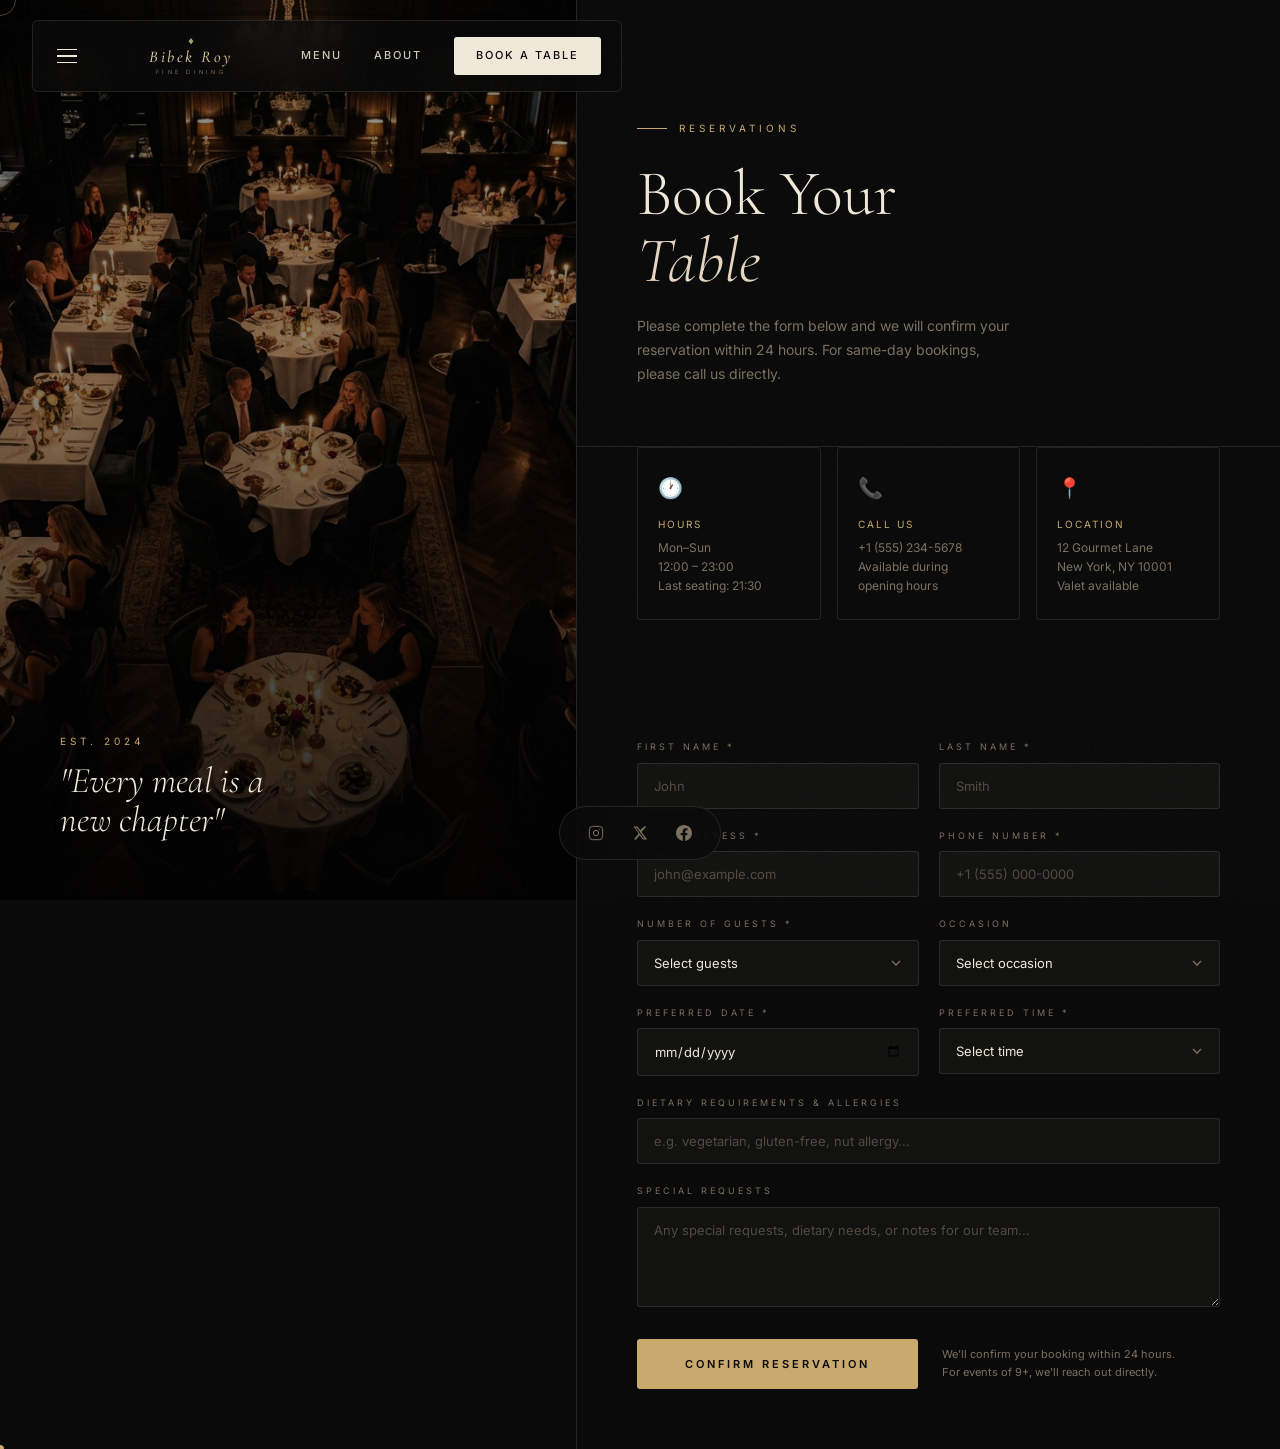
<file: reservation.html>
<!DOCTYPE html>
<html lang="en">
<head>
  <meta charset="UTF-8">
  <meta name="viewport" content="width=device-width, initial-scale=1.0">
  <meta name="description" content="Reserve a table at Bibek Roy Fine Dining. Complete our booking form and experience an evening of culinary excellence.">
  <title>Reservation – Bibek Roy Fine Dining</title>
  <link rel="preconnect" href="https://fonts.googleapis.com">
  <link rel="preconnect" href="https://fonts.gstatic.com" crossorigin>
  <link href="https://fonts.googleapis.com/css2?family=Cormorant+Garamond:ital,wght@0,300;0,400;0,500;0,600;0,700;1,300;1,400;1,500&family=Inter:wght@300;400;500;600&family=EB+Garamond:ital,wght@0,400;0,500;1,400&display=swap" rel="stylesheet">
  <link rel="stylesheet" href="styles.css">
</head>
<body>

  <!-- Navigation -->
  <nav class="nav" id="main-nav">
    <div class="nav-inner">
      <button class="nav-hamburger" id="hamburger-btn" aria-label="Open menu">
        <span></span>
        <span></span>
        <span></span>
      </button>
      <a href="index.html" class="nav-logo">
        <svg class="logo-svg" viewBox="0 0 220 60" xmlns="http://www.w3.org/2000/svg">
          <defs>
            <linearGradient id="logoGrad" x1="0%" y1="0%" x2="100%" y2="100%">
              <stop offset="0%" style="stop-color:#E5D6C1"/>
              <stop offset="100%" style="stop-color:#C9A96E"/>
            </linearGradient>
          </defs>
          <line x1="10" y1="12" x2="60" y2="12" stroke="url(#logoGrad)" stroke-width="0.7" opacity="0.6"/>
          <line x1="160" y1="12" x2="210" y2="12" stroke="url(#logoGrad)" stroke-width="0.7" opacity="0.6"/>
          <polygon points="110,8 113,12 110,16 107,12" fill="url(#logoGrad)" opacity="0.8"/>
          <text x="110" y="37" font-family="Cormorant Garamond, serif" font-size="20" font-weight="500" font-style="italic" fill="url(#logoGrad)" text-anchor="middle" letter-spacing="3">Bibek Roy</text>
          <text x="110" y="52" font-family="Inter, sans-serif" font-size="7" font-weight="300" fill="#A08060" text-anchor="middle" letter-spacing="4">FINE DINING</text>
          <line x1="10" y1="57" x2="60" y2="57" stroke="url(#logoGrad)" stroke-width="0.5" opacity="0.4"/>
          <line x1="160" y1="57" x2="210" y2="57" stroke="url(#logoGrad)" stroke-width="0.5" opacity="0.4"/>
        </svg>
      </a>
      <div class="nav-links">
        <a href="menu.html" class="nav-link">MENU</a>
        <a href="about.html" class="nav-link">ABOUT</a>
        <a href="reservation.html" class="nav-btn">BOOK A TABLE</a>
      </div>
    </div>
  </nav>

  <!-- Full-Screen Menu Overlay -->
  <div class="menu-overlay" id="menu-overlay">
    <button class="menu-overlay-close" id="menu-overlay-close" aria-label="Close menu">✕</button>
    <div class="menu-overlay-inner">
      <nav class="menu-overlay-nav">
        <a href="index.html" class="overlay-link">Home</a>
        <a href="menu.html" class="overlay-link">Menu</a>
        <a href="about.html" class="overlay-link">About</a>
        <a href="reservation.html" class="overlay-link">Reservation</a>
      </nav>
      <div class="overlay-info">
        <p>Mon–Sun: 12:00 – 23:00</p>
        <p>+1 (555) 234-5678</p>
        <p>12 Gourmet Lane, New York</p>
      </div>
      <div class="overlay-social">
        <a href="#" aria-label="Instagram">
          <svg viewBox="0 0 24 24" fill="none" stroke="currentColor" stroke-width="1.5"><rect x="2" y="2" width="20" height="20" rx="5"/><circle cx="12" cy="12" r="4"/><circle cx="17.5" cy="6.5" r="0.8" fill="currentColor" stroke="none"/></svg>
        </a>
        <a href="#" aria-label="Twitter">
          <svg viewBox="0 0 24 24" fill="currentColor"><path d="M18.244 2.25h3.308l-7.227 8.26 8.502 11.24H16.17l-4.714-6.231-5.401 6.231H2.736l7.324-9.06L2 2.25h6.016l4.27 5.65 5.958-5.65Zm-1.161 17.52h1.833L7.084 4.126H5.117Z"/></svg>
        </a>
      </div>
    </div>
    <div class="overlay-image-side">
      <img src="reservation.png" alt="Restaurant ambiance" loading="lazy">
    </div>
  </div>

  <!-- Reservation Layout -->
  <div class="reservation-page">
    <!-- Sticky Image Side -->
    <div class="reservation-image-side">
      <img src="reservation.png" alt="Fine dining experience">
      <div style="position:absolute; inset:0; display:flex; align-items:flex-end; padding:60px; background: linear-gradient(to top, rgba(0,0,0,0.8) 0%, transparent 60%);">
        <div>
          <p style="font-family:var(--font-sans); font-size:10px; letter-spacing:4px; color:var(--text-gold); margin-bottom:12px;">EST. 2024</p>
          <p style="font-family:var(--font-serif); font-size:36px; font-weight:300; color:var(--text-cream); font-style:italic; line-height:1.1;">"Every meal is a<br>new chapter"</p>
        </div>
      </div>
    </div>

    <!-- Content Side -->
    <div class="reservation-content-side">
      <div class="reservation-header reveal">
        <span class="section-tag">RESERVATIONS</span>
        <h1>Book Your<br><em>Table</em></h1>
        <p>Please complete the form below and we will confirm your reservation within 24 hours. For same-day bookings, please call us directly.</p>
      </div>

      <!-- Booking Info Cards -->
      <div class="booking-info-cards reveal">
        <div class="booking-info-card">
          <div class="booking-info-card-icon">🕐</div>
          <div class="booking-info-card-title">HOURS</div>
          <div class="booking-info-card-text">Mon–Sun<br>12:00 – 23:00<br>Last seating: 21:30</div>
        </div>
        <div class="booking-info-card">
          <div class="booking-info-card-icon">📞</div>
          <div class="booking-info-card-title">CALL US</div>
          <div class="booking-info-card-text">+1 (555) 234-5678<br>Available during<br>opening hours</div>
        </div>
        <div class="booking-info-card">
          <div class="booking-info-card-icon">📍</div>
          <div class="booking-info-card-title">LOCATION</div>
          <div class="booking-info-card-text">12 Gourmet Lane<br>New York, NY 10001<br>Valet available</div>
        </div>
      </div>

      <!-- Booking Form -->
      <div class="booking-form reveal" id="booking-form-wrapper">
        <form id="reservation-form" novalidate>
          <div class="form-grid">
            <div class="form-group">
              <label class="form-label" for="first-name">FIRST NAME *</label>
              <input type="text" id="first-name" name="firstName" class="form-input" placeholder="John" required>
            </div>
            <div class="form-group">
              <label class="form-label" for="last-name">LAST NAME *</label>
              <input type="text" id="last-name" name="lastName" class="form-input" placeholder="Smith" required>
            </div>
            <div class="form-group">
              <label class="form-label" for="email">EMAIL ADDRESS *</label>
              <input type="email" id="email" name="email" class="form-input" placeholder="john@example.com" required>
            </div>
            <div class="form-group">
              <label class="form-label" for="phone">PHONE NUMBER *</label>
              <input type="tel" id="phone" name="phone" class="form-input" placeholder="+1 (555) 000-0000" required>
            </div>
            <div class="form-group">
              <label class="form-label" for="guests">NUMBER OF GUESTS *</label>
              <select id="guests" name="guests" class="form-select" required>
                <option value="" disabled selected>Select guests</option>
                <option value="1">1 Guest</option>
                <option value="2">2 Guests</option>
                <option value="3">3 Guests</option>
                <option value="4">4 Guests</option>
                <option value="5">5 Guests</option>
                <option value="6">6 Guests</option>
                <option value="7">7 Guests</option>
                <option value="8">8 Guests</option>
                <option value="9+">9+ Guests (private dining enquiry)</option>
              </select>
            </div>
            <div class="form-group">
              <label class="form-label" for="occasion">OCCASION</label>
              <select id="occasion" name="occasion" class="form-select">
                <option value="" disabled selected>Select occasion</option>
                <option value="none">No special occasion</option>
                <option value="birthday">Birthday</option>
                <option value="anniversary">Anniversary</option>
                <option value="proposal">Proposal</option>
                <option value="business">Business dinner</option>
                <option value="other">Other</option>
              </select>
            </div>
            <div class="form-group">
              <label class="form-label" for="date">PREFERRED DATE *</label>
              <input type="date" id="date" name="date" class="form-input" required>
            </div>
            <div class="form-group">
              <label class="form-label" for="time">PREFERRED TIME *</label>
              <select id="time" name="time" class="form-select" required>
                <option value="" disabled selected>Select time</option>
                <option>12:00 PM – Lunch</option>
                <option>12:30 PM – Lunch</option>
                <option>13:00 PM – Lunch</option>
                <option>13:30 PM – Lunch</option>
                <option>18:00 PM – Dinner</option>
                <option>18:30 PM – Dinner</option>
                <option>19:00 PM – Dinner</option>
                <option>19:30 PM – Dinner</option>
                <option>20:00 PM – Dinner</option>
                <option>20:30 PM – Dinner</option>
                <option>21:00 PM – Dinner</option>
                <option>21:30 PM – Dinner (Last seating)</option>
              </select>
            </div>
            <div class="form-group full">
              <label class="form-label" for="dietary">DIETARY REQUIREMENTS & ALLERGIES</label>
              <input type="text" id="dietary" name="dietary" class="form-input" placeholder="e.g. vegetarian, gluten-free, nut allergy...">
            </div>
            <div class="form-group full">
              <label class="form-label" for="notes">SPECIAL REQUESTS</label>
              <textarea id="notes" name="notes" class="form-textarea" placeholder="Any special requests, dietary needs, or notes for our team..."></textarea>
            </div>
          </div>
          <div class="form-submit-group">
            <button type="submit" class="form-submit-btn" id="submit-reservation">CONFIRM RESERVATION</button>
            <p class="form-note">We'll confirm your booking within 24 hours.<br>For events of 9+, we'll reach out directly.</p>
          </div>
        </form>

        <!-- Success State -->
        <div class="form-success" id="form-success">
          <div class="success-icon">✓</div>
          <h3>Reservation Received</h3>
          <p>Thank you! We've received your request and will confirm your table within 24 hours via email or phone.</p>
          <a href="index.html" style="margin-top:16px; font-size:11px; letter-spacing:2px; color:var(--text-gold); border-bottom:1px solid var(--border-gold); padding-bottom:4px; text-decoration:none; transition:all 0.4s;">← RETURN HOME</a>
        </div>
      </div>

    </div><!-- end reservation-content-side -->
  </div><!-- end reservation-page -->

  <!-- Social Sidebar -->
  <div class="social-sidebar">
    <a href="#" class="social-icon" aria-label="Instagram">
      <svg viewBox="0 0 24 24" fill="none" stroke="currentColor" stroke-width="1.5"><rect x="2" y="2" width="20" height="20" rx="5"/><circle cx="12" cy="12" r="4"/><circle cx="17.5" cy="6.5" r="0.8" fill="currentColor" stroke="none"/></svg>
    </a>
    <a href="#" class="social-icon" aria-label="Twitter/X">
      <svg viewBox="0 0 24 24" fill="currentColor"><path d="M18.244 2.25h3.308l-7.227 8.26 8.502 11.24H16.17l-4.714-6.231-5.401 6.231H2.736l7.324-9.06L2 2.25h6.016l4.27 5.65 5.958-5.65Zm-1.161 17.52h1.833L7.084 4.126H5.117Z"/></svg>
    </a>
    <a href="#" class="social-icon" aria-label="Facebook">
      <svg viewBox="0 0 24 24" fill="currentColor"><path d="M24 12.073c0-6.627-5.373-12-12-12s-12 5.373-12 12c0 5.99 4.388 10.954 10.125 11.854v-8.385H7.078v-3.47h3.047V9.43c0-3.007 1.792-4.669 4.533-4.669 1.312 0 2.686.235 2.686.235v2.953H15.83c-1.491 0-1.956.925-1.956 1.874v2.25h3.328l-.532 3.47h-2.796v8.385C19.612 23.027 24 18.062 24 12.073z"/></svg>
    </a>
  </div>

  <!-- Custom Cursor -->
  <div class="custom-cursor" id="cursor"></div>
  <div class="custom-cursor-ring" id="cursor-ring"></div>

  <script src="script.js"></script>
</body>
</html>
</file>
<file: styles.css>
/* ===========================
   BIBEK ROY – FINE DINING
   Global Styles & Design System
   =========================== */

:root {
  --bg-primary: #0a0a0a;
  --bg-secondary: #111111;
  --bg-card: #141414;
  --text-cream: #F0E8D8;
  --text-gold: #C9A96E;
  --text-gold-light: #E5D6C1;
  --text-muted: #7a7060;
  --text-white: #ffffff;
  --border-subtle: rgba(229, 214, 193, 0.12);
  --border-gold: rgba(201, 169, 110, 0.3);
  --font-serif: 'Cormorant Garamond', 'EB Garamond', Georgia, serif;
  --font-sans: 'Inter', -apple-system, sans-serif;
  --nav-height: 80px;
  --transition-base: 0.4s cubic-bezier(0.25, 0.46, 0.45, 0.94);
  --transition-slow: 0.7s cubic-bezier(0.25, 0.46, 0.45, 0.94);
}

*, *::before, *::after {
  box-sizing: border-box;
  margin: 0;
  padding: 0;
}

html {
  scroll-behavior: smooth;
}

body {
  background-color: var(--bg-primary);
  color: var(--text-cream);
  font-family: var(--font-sans);
  font-size: 14px;
  font-weight: 400;
  line-height: 1.6;
  overflow-x: hidden;
  -webkit-font-smoothing: antialiased;
  -moz-osx-font-smoothing: grayscale;
}

/* Grain texture overlay */
body::before {
  content: '';
  position: fixed;
  inset: 0;
  background-image: url("data:image/svg+xml,%3Csvg viewBox='0 0 256 256' xmlns='http://www.w3.org/2000/svg'%3E%3Cfilter id='noise'%3E%3CfeTurbulence type='fractalNoise' baseFrequency='0.9' numOctaves='4' stitchTiles='stitch'/%3E%3C/filter%3E%3Crect width='100%25' height='100%25' filter='url(%23noise)' opacity='0.04'/%3E%3C/svg%3E");
  pointer-events: none;
  z-index: 9999;
  opacity: 0.4;
}

img {
  display: block;
  max-width: 100%;
}

a {
  color: inherit;
  text-decoration: none;
}

/* =====================
   NAVIGATION
   ===================== */

.nav {
  position: fixed;
  top: 0;
  left: 0;
  right: 0;
  z-index: 100;
  height: var(--nav-height);
  padding: 20px 32px;
  display: flex;
  align-items: flex-start;
  pointer-events: none;
}

.nav-inner {
  display: inline-flex;
  align-items: center;
  gap: 20px;
  background: rgba(10, 10, 10, 0.88);
  backdrop-filter: blur(20px);
  -webkit-backdrop-filter: blur(20px);
  border: 1px solid var(--border-subtle);
  border-radius: 6px;
  padding: 10px 20px;
  pointer-events: all;
}

.nav-hamburger {
  background: none;
  border: none;
  cursor: pointer;
  padding: 4px;
  display: flex;
  flex-direction: column;
  gap: 5px;
  flex-shrink: 0;
}

.nav-hamburger span {
  display: block;
  width: 20px;
  height: 1.5px;
  background: var(--text-cream);
  transition: var(--transition-base);
  transform-origin: center;
}

.nav-hamburger.active span:nth-child(1) {
  transform: translateY(6.5px) rotate(45deg);
}
.nav-hamburger.active span:nth-child(2) {
  opacity: 0;
  transform: scaleX(0);
}
.nav-hamburger.active span:nth-child(3) {
  transform: translateY(-6.5px) rotate(-45deg);
}

.nav-logo {
  flex: 1;
  display: flex;
  align-items: center;
}

.logo-svg {
  width: 180px;
  height: 50px;
}

.nav-links {
  display: flex;
  align-items: center;
  gap: 32px;
  flex-shrink: 0;
}

.nav-link {
  font-family: var(--font-sans);
  font-size: 11px;
  font-weight: 500;
  letter-spacing: 2px;
  color: var(--text-cream);
  opacity: 0.85;
  transition: opacity var(--transition-base);
  position: relative;
}

.nav-link::after {
  content: '';
  position: absolute;
  bottom: -3px;
  left: 0;
  width: 0;
  height: 1px;
  background: var(--text-gold);
  transition: width var(--transition-base);
}

.nav-link:hover {
  opacity: 1;
}

.nav-link:hover::after {
  width: 100%;
}

.nav-btn {
  font-family: var(--font-sans);
  font-size: 11px;
  font-weight: 500;
  letter-spacing: 2px;
  color: var(--bg-primary);
  background: var(--text-cream);
  padding: 10px 22px;
  border-radius: 3px;
  transition: all var(--transition-base);
  white-space: nowrap;
}

.nav-btn:hover {
  background: var(--text-gold);
  color: var(--bg-primary);
  transform: translateY(-1px);
}

/* =====================
   MENU OVERLAY
   ===================== */

.menu-overlay {
  position: fixed;
  inset: 0;
  z-index: 200;
  display: grid;
  grid-template-columns: 1fr 1fr;
  background: var(--bg-primary);
  opacity: 0;
  pointer-events: none;
  transition: opacity var(--transition-slow);
}

.menu-overlay.open {
  opacity: 1;
  pointer-events: all;
}

.menu-overlay-inner {
  display: flex;
  flex-direction: column;
  justify-content: center;
  padding: 80px;
  gap: 48px;
}

.menu-overlay-close {
  position: absolute;
  top: 32px;
  right: 32px;
  background: none;
  border: none;
  color: var(--text-cream);
  font-size: 24px;
  cursor: pointer;
  opacity: 0.7;
  transition: opacity var(--transition-base), transform var(--transition-base);
  z-index: 10;
}

.menu-overlay-close:hover {
  opacity: 1;
  transform: rotate(90deg);
}

.menu-overlay-nav {
  display: flex;
  flex-direction: column;
  gap: 8px;
}

.overlay-link {
  font-family: var(--font-serif);
  font-size: clamp(40px, 6vw, 72px);
  font-weight: 300;
  color: var(--text-cream);
  letter-spacing: -1px;
  line-height: 1.1;
  position: relative;
  display: inline-block;
  transition: color var(--transition-base);
  transform: translateX(0);
  transition: transform var(--transition-base), color var(--transition-base);
}

.overlay-link::before {
  content: attr(data-num);
  font-family: var(--font-sans);
  font-size: 11px;
  color: var(--text-gold);
  letter-spacing: 2px;
  position: absolute;
  left: 0;
  top: 50%;
  transform: translateY(-50%) translateX(-30px);
  opacity: 0;
  transition: var(--transition-base);
}

.overlay-link:hover {
  color: var(--text-gold);
  transform: translateX(20px);
}

.overlay-info {
  display: flex;
  flex-direction: column;
  gap: 6px;
  border-top: 1px solid var(--border-subtle);
  padding-top: 24px;
  font-size: 12px;
  letter-spacing: 1px;
  color: var(--text-muted);
}

.overlay-social {
  display: flex;
  gap: 20px;
}

.overlay-social a {
  width: 40px;
  height: 40px;
  border: 1px solid var(--border-subtle);
  border-radius: 50%;
  display: flex;
  align-items: center;
  justify-content: center;
  color: var(--text-muted);
  transition: all var(--transition-base);
}

.overlay-social a svg {
  width: 16px;
  height: 16px;
}

.overlay-social a:hover {
  border-color: var(--text-gold);
  color: var(--text-gold);
}

.overlay-image-side {
  overflow: hidden;
}

.overlay-image-side img {
  width: 100%;
  height: 100%;
  object-fit: cover;
  opacity: 0.7;
}

/* =====================
   HERO SECTION
   ===================== */

.hero {
  display: grid;
  grid-template-columns: 65% 35%;
  min-height: 100vh;
  padding-top: 0;
}

.hero-left {
  position: relative;
  overflow: hidden;
  min-height: 100vh;
}

.hero-bg-image {
  position: absolute;
  inset: 0;
  width: 100%;
  height: 100%;
  object-fit: cover;
  transition: transform 8s ease;
}

.hero-left:hover .hero-bg-image {
  transform: scale(1.04);
}

.hero-left::after {
  content: '';
  position: absolute;
  inset: 0;
  background: linear-gradient(
    to bottom,
    rgba(0,0,0,0.1) 0%,
    rgba(0,0,0,0.3) 50%,
    rgba(0,0,0,0.7) 100%
  );
}

.hero-text-block {
  position: absolute;
  bottom: 80px;
  left: 60px;
  z-index: 2;
}

.hero-eyebrow {
  font-family: var(--font-sans);
  font-size: 11px;
  letter-spacing: 4px;
  color: var(--text-gold);
  display: block;
  margin-bottom: 16px;
  opacity: 0;
  transform: translateY(20px);
  animation: fadeUp 1s 0.5s forwards;
}

.hero-title {
  font-family: var(--font-serif);
  font-size: clamp(60px, 8vw, 110px);
  font-weight: 300;
  line-height: 0.95;
  color: var(--text-cream);
  letter-spacing: -2px;
  opacity: 0;
  transform: translateY(30px);
  animation: fadeUp 1s 0.8s forwards;
}

.hero-title em {
  font-style: italic;
  color: var(--text-gold-light);
}

.hero-scroll-indicator {
  position: absolute;
  bottom: 40px;
  right: 40px;
  z-index: 2;
  display: flex;
  flex-direction: column;
  align-items: center;
  gap: 8px;
  opacity: 0;
  animation: fadeIn 1s 1.5s forwards;
}

.hero-scroll-indicator span {
  font-size: 9px;
  letter-spacing: 3px;
  color: var(--text-muted);
  writing-mode: vertical-rl;
}

.scroll-line {
  width: 1px;
  height: 40px;
  background: linear-gradient(to bottom, var(--text-gold), transparent);
  animation: scrollPulse 2s ease-in-out infinite;
}

@keyframes scrollPulse {
  0%, 100% { opacity: 0.4; transform: scaleY(1); }
  50% { opacity: 1; transform: scaleY(1.3); }
}

/* Hero Right Cards */
.hero-right {
  display: flex;
  flex-direction: column;
  border-left: 1px solid var(--border-subtle);
}

.hero-card {
  position: relative;
  flex: 1;
  overflow: hidden;
  cursor: pointer;
  display: block;
}

.hero-card + .hero-card {
  border-top: 1px solid var(--border-subtle);
}

.hero-card-img {
  position: absolute;
  inset: 0;
  width: 100%;
  height: 100%;
  object-fit: cover;
  transition: transform var(--transition-slow), filter var(--transition-base);
  filter: brightness(0.55) saturate(0.7);
}

.hero-card::after {
  content: '';
  position: absolute;
  inset: 0;
  background: linear-gradient(135deg, rgba(0,0,0,0.4) 0%, rgba(0,0,0,0.1) 100%);
  transition: opacity var(--transition-base);
}

.hero-card:hover .hero-card-img {
  transform: scale(1.08);
  filter: brightness(0.7) saturate(0.9);
}

.hero-card:hover::after {
  opacity: 0.5;
}

.hero-card-content {
  position: absolute;
  bottom: 24px;
  left: 24px;
  right: 24px;
  z-index: 2;
  display: flex;
  align-items: center;
  justify-content: space-between;
}

.hero-card-label {
  font-family: var(--font-sans);
  font-size: 11px;
  font-weight: 500;
  letter-spacing: 3px;
  color: var(--text-cream);
  transition: color var(--transition-base);
}

.hero-card:hover .hero-card-label {
  color: var(--text-gold);
}

.hero-card-arrow {
  font-size: 18px;
  color: var(--text-cream);
  transition: transform var(--transition-base), color var(--transition-base);
}

.hero-card:hover .hero-card-arrow {
  transform: translateX(4px);
  color: var(--text-gold);
}

/* =====================
   SOCIAL SIDEBAR
   ===================== */

.social-sidebar {
  position: fixed;
  bottom: 40px;
  left: 50%;
  transform: translateX(-50%);
  z-index: 50;
  display: flex;
  gap: 12px;
  background: rgba(10, 10, 10, 0.8);
  backdrop-filter: blur(20px);
  border: 1px solid var(--border-subtle);
  border-radius: 50px;
  padding: 10px 20px;
}

.social-icon {
  width: 32px;
  height: 32px;
  display: flex;
  align-items: center;
  justify-content: center;
  color: var(--text-muted);
  transition: color var(--transition-base), transform var(--transition-base);
}

.social-icon svg {
  width: 16px;
  height: 16px;
}

.social-icon:hover {
  color: var(--text-gold);
  transform: translateY(-2px);
}

/* =====================
   ANIMATIONS
   ===================== */

@keyframes fadeUp {
  to {
    opacity: 1;
    transform: translateY(0);
  }
}

@keyframes fadeIn {
  to {
    opacity: 1;
  }
}

/* =====================
   MENU PAGE
   ===================== */

.page-layout {
  display: grid;
  grid-template-columns: 45% 55%;
  min-height: 100vh;
}

.page-sticky-side {
  position: sticky;
  top: 0;
  height: 100vh;
  overflow: hidden;
}

.page-sticky-side img {
  width: 100%;
  height: 100%;
  object-fit: cover;
  filter: brightness(0.6) saturate(0.8);
  transition: transform var(--transition-slow);
}

.sticky-overlay {
  position: absolute;
  inset: 0;
  display: flex;
  align-items: flex-end;
  padding: 60px;
  background: linear-gradient(to top, rgba(0,0,0,0.8) 0%, transparent 60%);
}

.sticky-title {
  font-family: var(--font-serif);
  font-size: clamp(50px, 7vw, 80px);
  font-weight: 300;
  letter-spacing: -2px;
  line-height: 1;
  color: var(--text-cream);
}

.sticky-title em {
  display: block;
  font-style: italic;
  color: var(--text-gold-light);
}

.page-scroll-content {
  padding: var(--nav-height) 0 0;
  border-left: 1px solid var(--border-subtle);
}

/* Menu categories */
.menu-header {
  padding: 60px 60px 40px;
  border-bottom: 1px solid var(--border-subtle);
}

.menu-header-text {
  font-family: var(--font-sans);
  font-size: 11px;
  letter-spacing: 3px;
  color: var(--text-gold);
  margin-bottom: 12px;
}

.menu-header h2 {
  font-family: var(--font-serif);
  font-size: 36px;
  font-weight: 400;
  color: var(--text-cream);
}

.menu-cats {
  display: flex;
  gap: 0;
  border-bottom: 1px solid var(--border-subtle);
  overflow-x: auto;
  scrollbar-width: none;
}

.menu-cats::-webkit-scrollbar {
  display: none;
}

.menu-cat-btn {
  font-family: var(--font-sans);
  font-size: 10px;
  letter-spacing: 2.5px;
  font-weight: 500;
  color: var(--text-muted);
  background: none;
  border: none;
  padding: 20px 32px;
  cursor: pointer;
  position: relative;
  white-space: nowrap;
  transition: color var(--transition-base);
}

.menu-cat-btn::after {
  content: '';
  position: absolute;
  bottom: 0;
  left: 0;
  right: 0;
  height: 2px;
  background: var(--text-gold);
  transform: scaleX(0);
  transition: transform var(--transition-base);
}

.menu-cat-btn.active {
  color: var(--text-cream);
}

.menu-cat-btn.active::after {
  transform: scaleX(1);
}

.menu-cat-btn:hover {
  color: var(--text-cream);
}

.menu-section {
  display: none;
  animation: fadeUp 0.5s forwards;
}

.menu-section.active {
  display: block;
}

.menu-item {
  display: grid;
  grid-template-columns: 1fr auto;
  gap: 20px;
  align-items: start;
  padding: 28px 60px;
  border-bottom: 1px solid var(--border-subtle);
  transition: background var(--transition-base);
}

.menu-item:hover {
  background: rgba(229, 214, 193, 0.03);
}

.menu-item-name {
  font-family: var(--font-serif);
  font-size: 20px;
  font-weight: 500;
  color: var(--text-cream);
  margin-bottom: 6px;
}

.menu-item-desc {
  font-size: 12px;
  color: var(--text-muted);
  line-height: 1.6;
  font-style: italic;
}

.menu-item-price {
  font-family: var(--font-serif);
  font-size: 18px;
  color: var(--text-gold);
  font-weight: 400;
  white-space: nowrap;
}

.menu-item-tag {
  display: inline-block;
  font-size: 9px;
  letter-spacing: 2px;
  color: var(--text-gold);
  border: 1px solid var(--border-gold);
  padding: 3px 8px;
  border-radius: 2px;
  margin-top: 8px;
}

/* =====================
   ABOUT PAGE
   ===================== */

.about-hero {
  min-height: 100vh;
  display: grid;
  grid-template-columns: 55% 45%;
}

.about-hero-image {
  position: relative;
  overflow: hidden;
}

.about-hero-image img {
  position: absolute;
  inset: 0;
  width: 100%;
  height: 100%;
  object-fit: cover;
  filter: brightness(0.65);
}

.about-hero-image::after {
  content: '';
  position: absolute;
  inset: 0;
  background: linear-gradient(to right, transparent 60%, var(--bg-primary));
}

.about-hero-content {
  display: flex;
  flex-direction: column;
  justify-content: center;
  padding: 120px 60px 80px 40px;
}

.section-tag {
  font-family: var(--font-sans);
  font-size: 10px;
  letter-spacing: 4px;
  color: var(--text-gold);
  margin-bottom: 24px;
  display: flex;
  align-items: center;
  gap: 12px;
}

.section-tag::before {
  content: '';
  display: block;
  width: 30px;
  height: 1px;
  background: var(--text-gold);
}

.about-hero-content h1 {
  font-family: var(--font-serif);
  font-size: clamp(40px, 5vw, 60px);
  font-weight: 300;
  line-height: 1.1;
  color: var(--text-cream);
  margin-bottom: 24px;
}

.about-hero-content h1 em {
  font-style: italic;
  color: var(--text-gold-light);
}

.about-hero-content p {
  font-size: 14px;
  color: var(--text-muted);
  line-height: 1.8;
  max-width: 360px;
}

/* Awards Section */
.awards-section {
  padding: 100px 80px;
  border-top: 1px solid var(--border-subtle);
}

.awards-grid {
  display: grid;
  grid-template-columns: repeat(3, 1fr);
  gap: 40px;
  margin-top: 60px;
}

.award-card {
  padding: 40px 32px;
  border: 1px solid var(--border-subtle);
  border-radius: 4px;
  text-align: center;
  transition: border-color var(--transition-base), background var(--transition-base);
}

.award-card:hover {
  border-color: var(--border-gold);
  background: rgba(201, 169, 110, 0.04);
}

.award-stars {
  display: flex;
  justify-content: center;
  gap: 4px;
  margin-bottom: 16px;
}

.award-stars span {
  color: var(--text-gold);
  font-size: 14px;
}

.award-name {
  font-family: var(--font-serif);
  font-size: 20px;
  color: var(--text-cream);
  margin-bottom: 8px;
}

.award-source {
  font-size: 10px;
  letter-spacing: 2px;
  color: var(--text-muted);
}

/* Story Section */
.story-section {
  padding: 0;
  display: grid;
  grid-template-columns: 1fr 1fr;
  min-height: 70vh;
}

.story-image {
  overflow: hidden;
}

.story-image img {
  width: 100%;
  height: 100%;
  object-fit: cover;
  filter: brightness(0.7) saturate(0.8);
  transition: transform var(--transition-slow);
}

.story-image:hover img {
  transform: scale(1.04);
}

.story-content {
  padding: 80px 60px;
  display: flex;
  flex-direction: column;
  justify-content: center;
  border-left: 1px solid var(--border-subtle);
}

.story-content h2 {
  font-family: var(--font-serif);
  font-size: clamp(36px, 4vw, 50px);
  font-weight: 300;
  line-height: 1.1;
  color: var(--text-cream);
  margin-bottom: 32px;
}

.story-content h2 em {
  font-style: italic;
  color: var(--text-gold-light);
}

.story-content p {
  font-size: 14px;
  color: var(--text-muted);
  line-height: 1.9;
  margin-bottom: 20px;
  max-width: 400px;
}

/* Team Section */
.team-section {
  padding: 100px 80px;
  border-top: 1px solid var(--border-subtle);
}

.team-grid {
  display: grid;
  grid-template-columns: repeat(2, 1fr);
  gap: 2px;
  margin-top: 60px;
}

.team-card {
  position: relative;
  overflow: hidden;
  aspect-ratio: 3/4;
}

.team-card img {
  width: 100%;
  height: 100%;
  object-fit: cover;
  filter: brightness(0.65) saturate(0.7);
  transition: transform var(--transition-slow), filter var(--transition-base);
}

.team-card:hover img {
  transform: scale(1.06);
  filter: brightness(0.75) saturate(0.9);
}

.team-card-info {
  position: absolute;
  bottom: 0;
  left: 0;
  right: 0;
  padding: 32px 28px;
  background: linear-gradient(to top, rgba(0,0,0,0.85) 0%, transparent 100%);
}

.team-card-name {
  font-family: var(--font-serif);
  font-size: 22px;
  color: var(--text-cream);
  margin-bottom: 4px;
}

.team-card-role {
  font-size: 10px;
  letter-spacing: 2px;
  color: var(--text-gold);
}

/* =====================
   RESERVATION PAGE
   ===================== */

.reservation-page {
  display: grid;
  grid-template-columns: 45% 55%;
  min-height: 100vh;
}

.reservation-image-side {
  position: sticky;
  top: 0;
  height: 100vh;
  overflow: hidden;
}

.reservation-image-side img {
  width: 100%;
  height: 100%;
  object-fit: cover;
  filter: brightness(0.55);
}

.reservation-content-side {
  padding: 0;
  border-left: 1px solid var(--border-subtle);
  display: flex;
  flex-direction: column;
}

.reservation-header {
  padding: 120px 60px 60px;
  border-bottom: 1px solid var(--border-subtle);
}

.reservation-header h1 {
  font-family: var(--font-serif);
  font-size: clamp(40px, 5vw, 64px);
  font-weight: 300;
  color: var(--text-cream);
  line-height: 1.05;
  margin-bottom: 20px;
}

.reservation-header h1 em {
  font-style: italic;
  color: var(--text-gold-light);
}

.reservation-header p {
  font-size: 14px;
  color: var(--text-muted);
  line-height: 1.7;
  max-width: 380px;
}

/* Booking Form */
.booking-form {
  padding: 60px;
  flex: 1;
}

.form-grid {
  display: grid;
  grid-template-columns: 1fr 1fr;
  gap: 20px;
  margin-bottom: 20px;
}

.form-group {
  display: flex;
  flex-direction: column;
  gap: 8px;
}

.form-group.full {
  grid-column: 1 / -1;
}

.form-label {
  font-family: var(--font-sans);
  font-size: 9px;
  letter-spacing: 3px;
  color: var(--text-muted);
  text-transform: uppercase;
}

.form-input,
.form-select,
.form-textarea {
  background: rgba(229, 214, 193, 0.04);
  border: 1px solid var(--border-subtle);
  border-radius: 3px;
  padding: 14px 16px;
  color: var(--text-cream);
  font-family: var(--font-sans);
  font-size: 13px;
  transition: border-color var(--transition-base), background var(--transition-base);
  width: 100%;
  outline: none;
  appearance: none;
  -webkit-appearance: none;
}

.form-select {
  cursor: pointer;
  background-image: url("data:image/svg+xml,%3Csvg xmlns='http://www.w3.org/2000/svg' viewBox='0 0 24 24' fill='none' stroke='%237a7060' stroke-width='2'%3E%3Cpath d='M6 9l6 6 6-6'/%3E%3C/svg%3E");
  background-repeat: no-repeat;
  background-position: right 14px center;
  background-size: 16px;
  padding-right: 40px;
}

.form-select option {
  background: var(--bg-primary);
  color: var(--text-cream);
}

.form-input:focus,
.form-select:focus,
.form-textarea:focus {
  border-color: var(--text-gold);
  background: rgba(201, 169, 110, 0.06);
}

.form-input::placeholder,
.form-textarea::placeholder {
  color: var(--text-muted);
  opacity: 0.6;
}

.form-textarea {
  resize: vertical;
  min-height: 100px;
}

.form-submit-group {
  margin-top: 32px;
  display: flex;
  align-items: center;
  gap: 24px;
}

.form-submit-btn {
  background: var(--text-gold);
  color: var(--bg-primary);
  border: none;
  padding: 18px 48px;
  font-family: var(--font-sans);
  font-size: 11px;
  font-weight: 600;
  letter-spacing: 3px;
  cursor: pointer;
  border-radius: 3px;
  transition: all var(--transition-base);
  position: relative;
  overflow: hidden;
}

.form-submit-btn::before {
  content: '';
  position: absolute;
  top: 50%;
  left: 50%;
  width: 0;
  height: 0;
  background: rgba(255,255,255,0.15);
  border-radius: 50%;
  transform: translate(-50%, -50%);
  transition: width 0.6s, height 0.6s;
}

.form-submit-btn:hover::before {
  width: 300px;
  height: 300px;
}

.form-submit-btn:hover {
  background: var(--text-gold-light);
  transform: translateY(-2px);
  box-shadow: 0 12px 40px rgba(201, 169, 110, 0.3);
}

.form-note {
  font-size: 11px;
  color: var(--text-muted);
  line-height: 1.6;
}

/* Booking info cards */
.booking-info-cards {
  padding: 0 60px 60px;
  display: grid;
  grid-template-columns: repeat(3, 1fr);
  gap: 16px;
}

.booking-info-card {
  padding: 24px 20px;
  border: 1px solid var(--border-subtle);
  border-radius: 3px;
}

.booking-info-card-icon {
  font-size: 20px;
  margin-bottom: 12px;
  color: var(--text-gold);
}

.booking-info-card-title {
  font-size: 10px;
  letter-spacing: 2px;
  color: var(--text-gold);
  margin-bottom: 6px;
}

.booking-info-card-text {
  font-size: 12px;
  color: var(--text-muted);
  line-height: 1.6;
}

/* Success Message */
.form-success {
  display: none;
  text-align: center;
  padding: 40px;
  flex-direction: column;
  align-items: center;
  gap: 16px;
}

.form-success.show {
  display: flex;
}

.success-icon {
  width: 60px;
  height: 60px;
  border: 1px solid var(--text-gold);
  border-radius: 50%;
  display: flex;
  align-items: center;
  justify-content: center;
  font-size: 24px;
  color: var(--text-gold);
  animation: scaleIn 0.5s cubic-bezier(0.34, 1.56, 0.64, 1);
}

@keyframes scaleIn {
  from { transform: scale(0); opacity: 0; }
  to { transform: scale(1); opacity: 1; }
}

.form-success h3 {
  font-family: var(--font-serif);
  font-size: 32px;
  font-weight: 400;
  color: var(--text-cream);
}

.form-success p {
  font-size: 13px;
  color: var(--text-muted);
  max-width: 300px;
  line-height: 1.7;
}

/* =====================
   PAGE SECTIONS (SHARED)
   ===================== */

.section-header {
  margin-bottom: 48px;
}

.section-header h2 {
  font-family: var(--font-serif);
  font-size: clamp(36px, 4vw, 52px);
  font-weight: 300;
  color: var(--text-cream);
  line-height: 1.1;
}

.section-header h2 em {
  font-style: italic;
  color: var(--text-gold-light);
}

/* =====================
   FOOTER
   ===================== */

.footer {
  border-top: 1px solid var(--border-subtle);
  padding: 60px 80px;
  display: grid;
  grid-template-columns: 1fr 1fr 1fr;
  gap: 40px;
  align-items: start;
}

.footer-brand .logo-svg {
  margin-bottom: 20px;
}

.footer-brand p {
  font-size: 12px;
  color: var(--text-muted);
  line-height: 1.7;
  max-width: 220px;
}

.footer-nav h4,
.footer-contact h4 {
  font-size: 10px;
  letter-spacing: 3px;
  color: var(--text-gold);
  margin-bottom: 20px;
}

.footer-nav ul {
  list-style: none;
  display: flex;
  flex-direction: column;
  gap: 10px;
}

.footer-nav ul a {
  font-size: 13px;
  color: var(--text-muted);
  transition: color var(--transition-base);
}

.footer-nav ul a:hover {
  color: var(--text-cream);
}

.footer-contact p {
  font-size: 13px;
  color: var(--text-muted);
  margin-bottom: 8px;
  line-height: 1.6;
}

.footer-bottom {
  border-top: 1px solid var(--border-subtle);
  padding: 20px 80px;
  display: flex;
  justify-content: space-between;
  align-items: center;
  font-size: 11px;
  color: var(--text-muted);
}

/* =====================
   SCROLL REVEAL
   ===================== */

.reveal {
  opacity: 0;
  transform: translateY(30px);
  transition: opacity 0.8s cubic-bezier(0.25, 0.46, 0.45, 0.94),
              transform 0.8s cubic-bezier(0.25, 0.46, 0.45, 0.94);
}

.reveal.visible {
  opacity: 1;
  transform: translateY(0);
}

.reveal-delay-1 { transition-delay: 0.1s; }
.reveal-delay-2 { transition-delay: 0.2s; }
.reveal-delay-3 { transition-delay: 0.3s; }
.reveal-delay-4 { transition-delay: 0.4s; }

/* =====================
   CURSOR
   ===================== */

.custom-cursor {
  width: 8px;
  height: 8px;
  background: var(--text-gold);
  border-radius: 50%;
  position: fixed;
  pointer-events: none;
  z-index: 9998;
  transition: transform 0.15s ease;
  transform: translate(-50%, -50%);
}

.custom-cursor-ring {
  width: 32px;
  height: 32px;
  border: 1px solid rgba(201, 169, 110, 0.4);
  border-radius: 50%;
  position: fixed;
  pointer-events: none;
  z-index: 9997;
  transition: transform 0.5s ease, width 0.3s ease, height 0.3s ease, opacity 0.3s ease;
  transform: translate(-50%, -50%);
}

.custom-cursor.hover {
  transform: translate(-50%, -50%) scale(0);
}

.custom-cursor-ring.hover {
  width: 60px;
  height: 60px;
  border-color: rgba(201, 169, 110, 0.6);
}

/* =====================
   RESPONSIVE
   ===================== */

@media (max-width: 1024px) {
  .page-layout,
  .hero,
  .about-hero,
  .reservation-page,
  .story-section {
    grid-template-columns: 1fr;
  }

  .page-sticky-side,
  .reservation-image-side,
  .about-hero-image {
    position: relative;
    height: 50vh;
  }

  .hero-right {
    flex-direction: row;
    border-left: none;
    border-top: 1px solid var(--border-subtle);
  }

  .hero-card + .hero-card {
    border-top: none;
    border-left: 1px solid var(--border-subtle);
  }

  .footer {
    grid-template-columns: 1fr 1fr;
    padding: 60px 40px;
  }

  .footer-brand {
    grid-column: 1 / -1;
  }
}

@media (max-width: 768px) {
  .nav {
    padding: 0 16px;
  }

  .nav-links {
    display: none;
  }

  .hero {
    grid-template-columns: 1fr;
    min-height: 100dvh;
  }

  .hero-left {
    min-height: 60vh;
  }

  .hero-right {
    flex-direction: column;
    min-height: 40vh;
  }

  .hero-card + .hero-card {
    border-top: 1px solid var(--border-subtle);
    border-left: none;
  }

  .menu-item {
    padding: 24px 32px;
  }

  .menu-header {
    padding: 40px 32px 20px;
  }

  .awards-grid {
    grid-template-columns: 1fr;
  }

  .team-grid {
    grid-template-columns: 1fr;
  }

  .booking-form {
    padding: 40px 32px;
  }

  .booking-info-cards {
    padding: 0 32px 40px;
    grid-template-columns: 1fr;
  }

  .form-grid {
    grid-template-columns: 1fr;
  }

  .footer {
    grid-template-columns: 1fr;
    padding: 40px 32px;
  }

  .footer-bottom {
    padding: 20px 32px;
    flex-direction: column;
    gap: 8px;
    text-align: center;
  }

  .menu-overlay {
    grid-template-columns: 1fr;
  }

  .overlay-image-side {
    display: none;
  }

  .menu-overlay-inner {
    padding: 60px 40px;
  }

  .awards-section,
  .team-section {
    padding: 60px 32px;
  }

  .story-section {
    grid-template-columns: 1fr;
  }

  .story-content {
    padding: 40px 32px;
  }

  .reservation-header {
    padding: 100px 32px 40px;
  }
}
</file>
